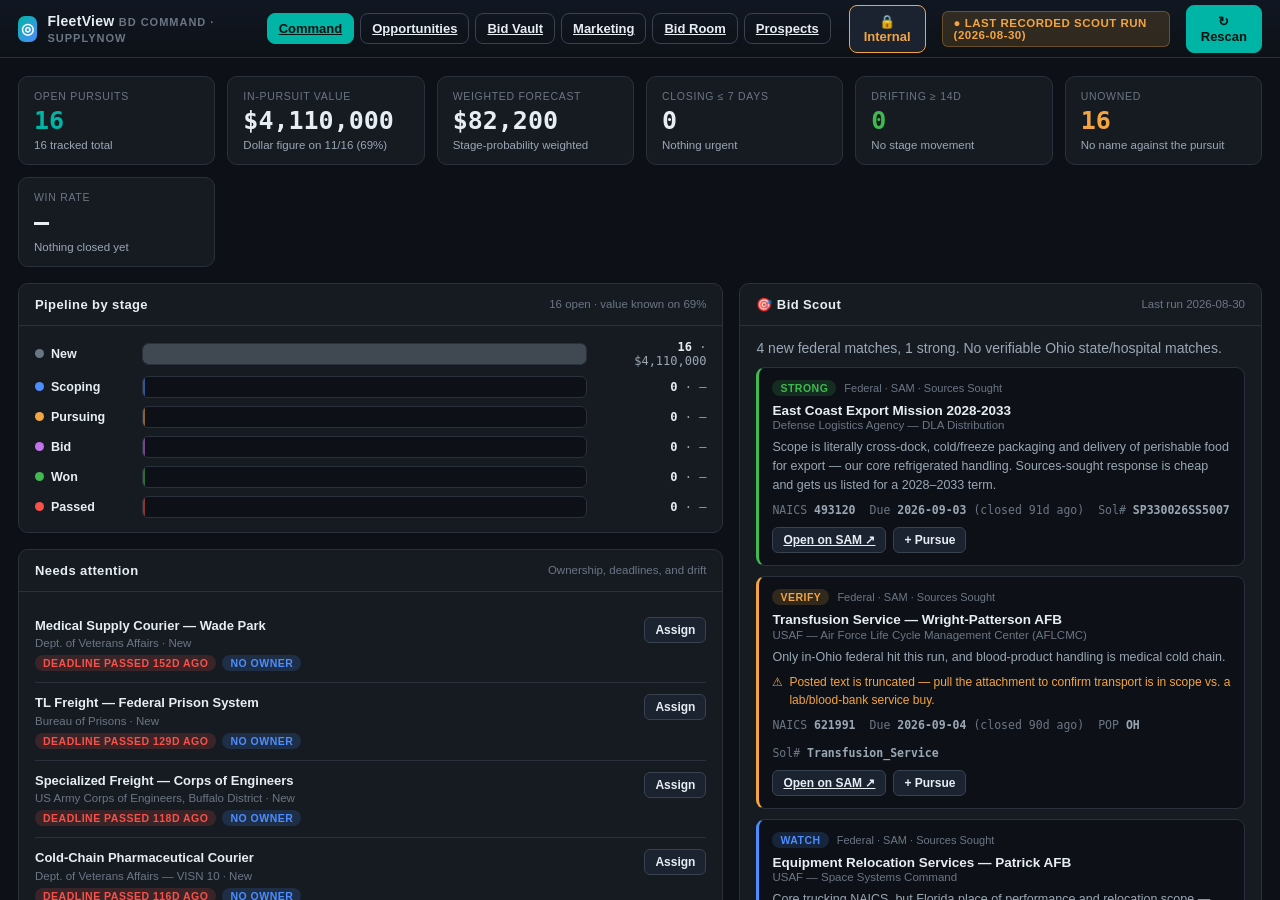
<file: index.html>
<!DOCTYPE html>
<html lang="en">
<head>
<meta charset="utf-8">
<meta name="viewport" content="width=device-width, initial-scale=1">
<title>FleetView — SupplyNow Bid Engine</title>
<meta http-equiv="refresh" content="0; url=dashboard.html">
<link rel="stylesheet" href="css/styles.css">
</head>
<body>
<div style="display:grid;place-items:center;height:100vh;text-align:center;font-family:-apple-system,BlinkMacSystemFont,'Segoe UI',Roboto,sans-serif">
  <div>
    <div style="font-size:26px;font-weight:700;color:#e6edf3">FleetView — Bid Engine</div>
    <div style="color:#9aa7b4;margin-top:8px">Loading BD Command…</div>
    <a href="dashboard.html" style="color:#00b4a6;margin-top:14px;display:inline-block">Open the dashboard →</a>
  </div>
</div>
</body>
</html>
</file>
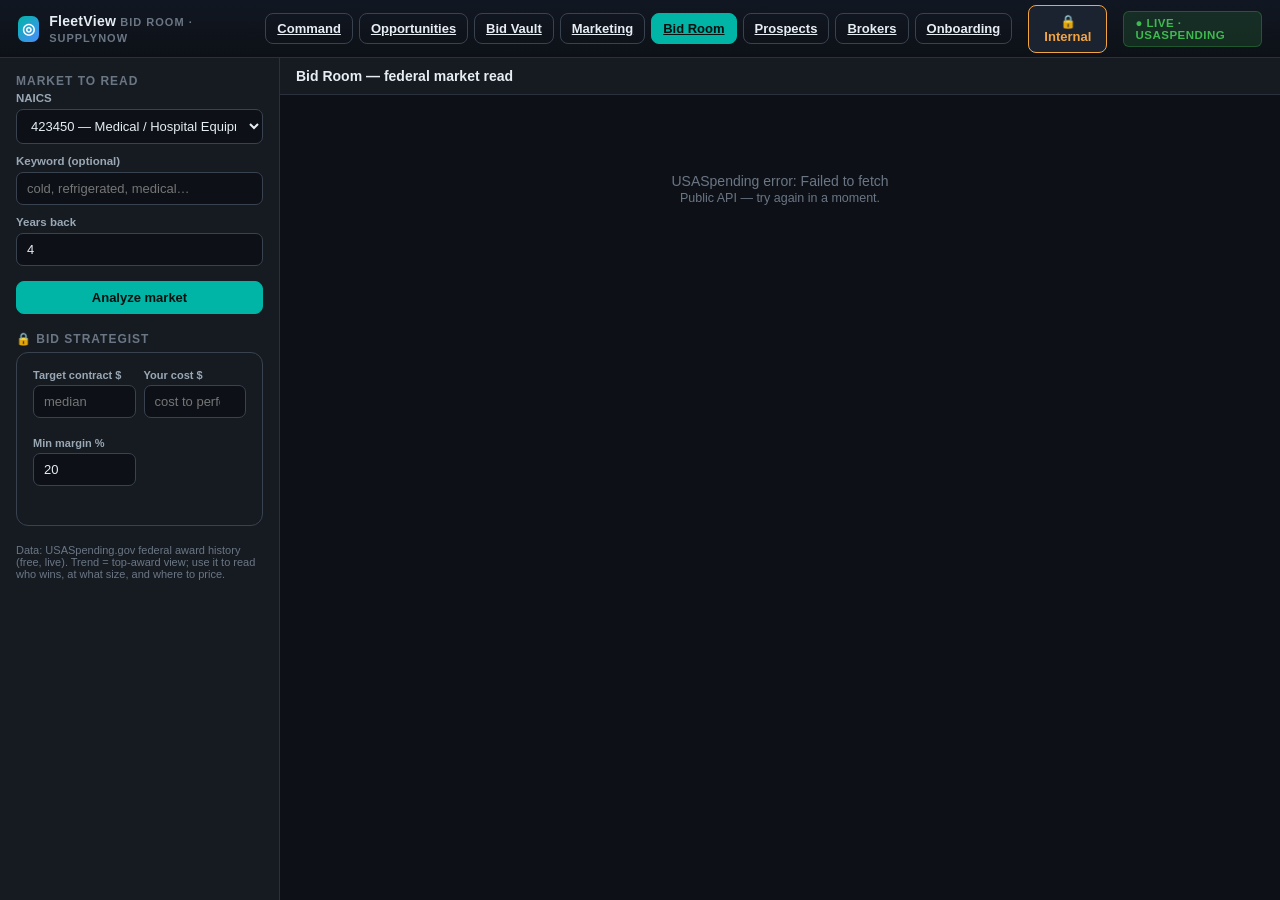
<file: bidroom.html>
<!DOCTYPE html>
<html lang="en">
<head>
<meta charset="utf-8">
<meta name="viewport" content="width=device-width, initial-scale=1">
<title>FleetView — Bid Room</title>
<link rel="stylesheet" href="css/styles.css">
<link rel="stylesheet" href="css/opps.css">
<style>
  .nav-links{display:flex;gap:6px;}
  .sec-head{font-size:15px;font-weight:700;margin:4px 0 12px;}
  .kpis{display:grid;grid-template-columns:repeat(5,1fr);gap:10px;margin-bottom:18px;}
  .kpi{background:var(--bg);border:1px solid var(--line);border-radius:10px;padding:12px 14px;}
  .kv-n{font-size:20px;font-weight:800;font-family:var(--mono);} .kv-l{font-size:11px;color:var(--txt-3);text-transform:uppercase;letter-spacing:.5px;margin-top:3px;}
  .two-col{display:grid;grid-template-columns:1fr 1.3fr;gap:22px;margin-bottom:18px;}
  .ybars{display:flex;align-items:flex-end;gap:8px;height:130px;padding:8px;background:var(--bg);border:1px solid var(--line);border-radius:10px;}
  .ybar{flex:1;display:flex;flex-direction:column;justify-content:flex-end;align-items:center;height:100%;}
  .yb-fill{width:70%;background:linear-gradient(180deg,var(--brand),var(--brand-2));border-radius:4px 4px 0 0;min-height:4px;}
  .yb-lab{font-size:10.5px;color:var(--txt-3);margin-top:5px;}
  .comp-list{display:flex;flex-direction:column;gap:7px;}
  .comp{display:grid;grid-template-columns:1fr;gap:3px;background:var(--bg);border:1px solid var(--line);border-radius:8px;padding:8px 10px;}
  .comp-n{font-size:12.5px;font-weight:600;white-space:nowrap;overflow:hidden;text-overflow:ellipsis;}
  .comp-bar{height:5px;background:var(--bg-3);border-radius:4px;overflow:hidden;} .comp-bar span{display:block;height:100%;background:var(--accent);}
  .comp-v{font-size:11px;color:var(--txt-3);font-family:var(--mono);}
  .award-list{display:flex;flex-direction:column;gap:6px;}
  .aw{display:flex;justify-content:space-between;gap:12px;align-items:flex-start;background:var(--bg);border:1px solid var(--line);border-radius:8px;padding:9px 11px;font-size:12.5px;}
  .aw .mono{font-family:var(--mono);color:var(--good);}
  #bid-panel{background:var(--bg-2);border:1px solid var(--line-2);border-radius:12px;padding:16px;margin-top:6px;position:sticky;top:12px;}
  #bid-inputs{display:grid;grid-template-columns:1fr 1fr;gap:8px;}
  #bid-inputs .field label{display:block;font-size:11px;color:var(--txt-2);margin-bottom:4px;font-weight:600;}
  #bid-inputs input{width:100%;padding:8px 10px;border-radius:7px;background:var(--bg);color:var(--txt);border:1px solid var(--line-2);font-size:13px;}
  @media(max-width:1100px){ .kpis{grid-template-columns:repeat(2,1fr);} .two-col{grid-template-columns:1fr;} }
</style>
</head>
<body>
<div class="app">
  <header>
    <div class="logo"><span class="mark">◎</span><div>FleetView <small>Bid Room · SupplyNow</small></div></div>
    <div class="spacer"></div>
    <div class="nav-links">
      <a class="btn ghost" href="dashboard.html">Command</a>
      <a class="btn ghost" href="opportunities.html">Opportunities</a>
      <a class="btn ghost" href="bidvault.html">Bid Vault</a>
      <a class="btn ghost" href="marketing.html">Marketing</a>
      <a class="btn ghost" href="bidroom.html" style="background:var(--brand);border-color:var(--brand);color:var(--brand-ink)">Bid Room</a>
      <a class="btn ghost" href="prospects.html">Prospects</a>
      <a class="btn ghost" href="brokers.html">Brokers</a>
      <a class="btn ghost" href="onboarding.html">Onboarding</a>
    </div>
    <span id="vm-host"></span>
    <span class="mode-badge live" id="mode-badge" style="background:rgba(63,185,80,.15);color:var(--good);border:1px solid rgba(63,185,80,.3)">● Live · USASpending</span>
  </header>

  <div class="grid">
    <aside class="filters">
      <div class="fgroup">
        <h3>Market to read</h3>
        <div class="field"><label>NAICS</label><select id="f-naics"></select></div>
        <div class="field"><label>Keyword (optional)</label><input id="f-keyword" placeholder="cold, refrigerated, medical…"></div>
        <div class="field"><label>Years back</label><input id="f-years" type="number" value="4"></div>
        <button class="btn primary" id="btn-search" style="width:100%;justify-content:center;margin-top:4px">Analyze market</button>
      </div>
      <div class="fgroup" style="margin-top:16px">
        <h3 class="internal-only">🔒 Bid Strategist</h3>
        <div id="bid-panel" class="internal-only">
          <div id="bid-inputs">
            <div class="field"><label>Target contract $</label><input id="b-target" type="number" placeholder="median"></div>
            <div class="field"><label>Your cost $</label><input id="b-cost" type="number" placeholder="cost to perform"></div>
            <div class="field"><label>Min margin %</label><input id="b-margin" type="number" value="20"></div>
          </div>
          <div id="bid-out" style="margin-top:12px"></div>
        </div>
        <div class="broker-only muted" style="font-size:12px">Bid strategy is internal-only.</div>
      </div>
      <div class="fgroup" style="margin-top:14px">
        <div class="muted" style="font-size:11px">Data: USASpending.gov federal award history (free, live). Trend = top-award view; use it to read who wins, at what size, and where to price.</div>
      </div>
    </aside>

    <section class="main">
      <div class="toolbar"><div class="count">Bid Room — federal market read</div></div>
      <div class="content"><div class="tablewrap" style="padding:18px"><div id="results"></div></div></div>
    </section>
  </div>
</div>
<div class="toast" id="toast"></div>
<script src="js/viewmode.js"></script>
<script src="js/bidroom-data.js"></script>
<script src="js/bidroom-app.js"></script>
</body>
</html>
</file>
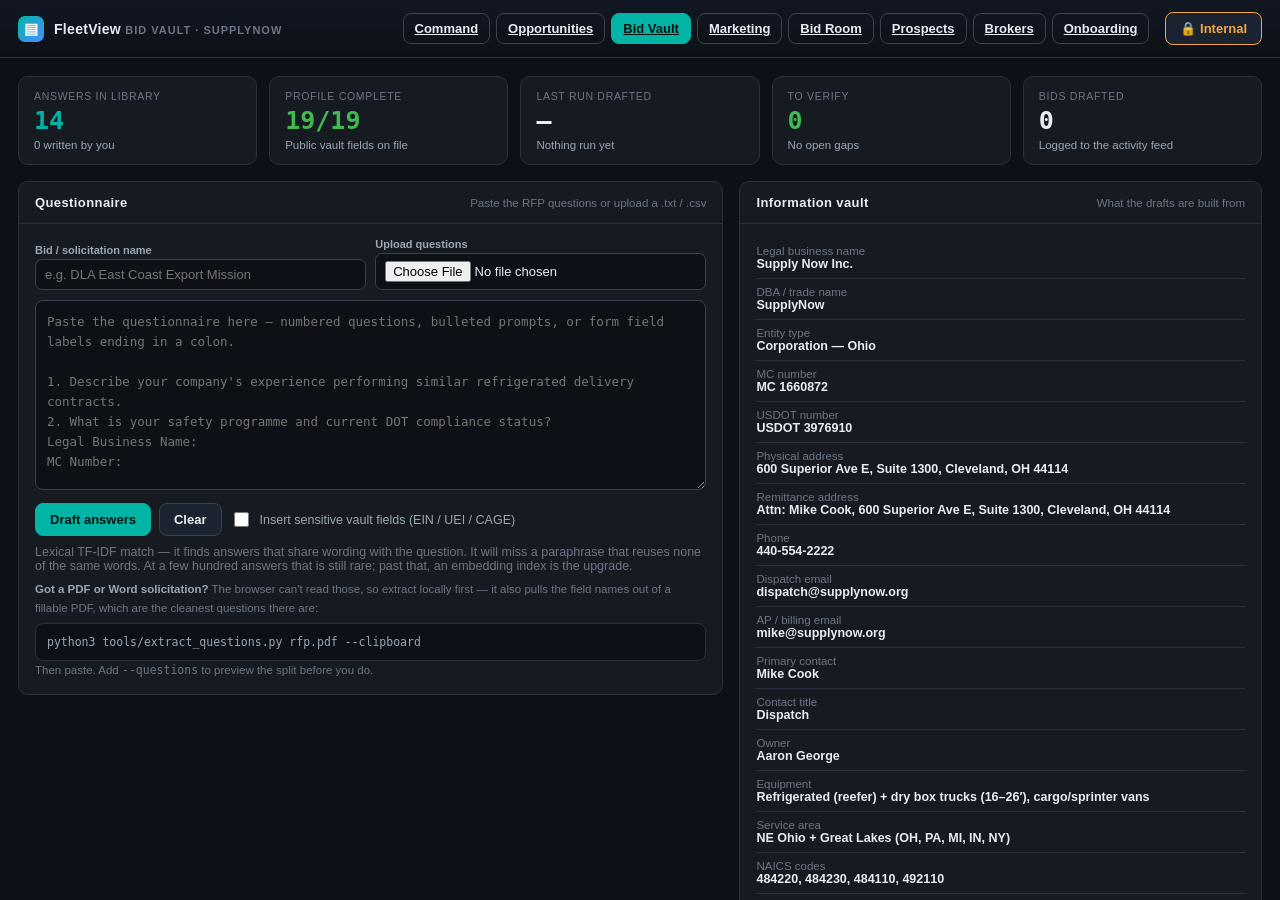
<file: bidvault.html>
<!DOCTYPE html>
<html lang="en">
<head>
<meta charset="utf-8">
<meta name="viewport" content="width=device-width, initial-scale=1">
<title>FleetView — Bid Vault</title>
<link rel="stylesheet" href="css/styles.css">
<link rel="stylesheet" href="css/opps.css">
<link rel="stylesheet" href="css/command.css">
<style>
  .c-in{width:100%;padding:7px 9px;border-radius:7px;background:var(--bg);color:var(--txt);border:1px solid var(--line-2);font-size:13px;}
  .c-in:focus{outline:none;border-color:var(--brand);}
  .paste{width:100%;min-height:190px;background:var(--bg);color:var(--txt);border:1px solid var(--line-2);
         border-radius:8px;padding:11px;font-family:var(--mono);font-size:12.5px;line-height:1.6;resize:vertical;}
  .qa{border:1px solid var(--line);border-left-width:3px;border-radius:9px;background:var(--bg);
      padding:13px 14px;margin-bottom:11px;}
  .qa.strong{border-left-color:var(--good);} .qa.verify{border-left-color:var(--warn);}
  .qa.watch{border-left-color:var(--accent);} .qa.intel{border-left-color:var(--bad);}
  .qa .qtop{display:flex;align-items:center;gap:8px;margin-bottom:7px;flex-wrap:wrap;}
  .qa .qnum{font-family:var(--mono);font-size:11px;color:var(--txt-3);}
  .qa .qtext{font-weight:700;font-size:13.5px;line-height:1.4;margin-bottom:9px;}
  .qa .ans{width:100%;min-height:96px;background:var(--bg-2);color:var(--txt);border:1px solid var(--line-2);
           border-radius:7px;padding:10px;font-family:inherit;font-size:12.5px;line-height:1.6;resize:vertical;}
  .qa .gaps{margin-top:8px;background:rgba(242,165,65,.08);border:1px solid rgba(242,165,65,.28);
            border-radius:7px;padding:9px 11px;font-size:12px;color:var(--warn);line-height:1.5;}
  .qa .gaps b{display:block;margin-bottom:3px;}
  .qa .gaps ul{margin:0;padding-left:16px;} .qa .gaps li{margin:2px 0;}
  .qa .qact{display:flex;gap:7px;margin-top:9px;flex-wrap:wrap;align-items:center;}
  .qa .alt{font-size:11.5px;color:var(--txt-3);}
  .qa select.altsel{padding:5px 8px;border-radius:6px;background:var(--bg-3);border:1px solid var(--line);color:var(--txt);font-size:12px;}
  .libitem{border:1px solid var(--line);border-radius:8px;padding:11px 12px;margin-bottom:9px;background:var(--bg);}
  .libitem .lt{font-weight:700;font-size:13px;}
  .libitem .lc{font-size:10.5px;text-transform:uppercase;letter-spacing:.6px;color:var(--txt-3);margin:3px 0 6px;}
  .libitem .lk{font-size:11.5px;color:var(--txt-3);line-height:1.5;}
  .vault-f{margin-bottom:8px;} .vault-f label{display:block;font-size:11px;color:var(--txt-2);margin-bottom:3px;font-weight:600;}
  .warnbox{background:rgba(248,81,73,.09);border:1px solid rgba(248,81,73,.3);border-radius:8px;
           padding:10px 12px;font-size:12px;color:var(--txt-2);line-height:1.55;}
</style>
</head>
<body>
<div class="app">
  <header>
    <div class="logo"><span class="mark">▤</span><div>FleetView <small>Bid Vault · SupplyNow</small></div></div>
    <div class="spacer"></div>
    <nav class="nav-tabs">
      <a class="btn ghost" href="dashboard.html">Command</a>
      <a class="btn ghost" href="opportunities.html">Opportunities</a>
      <a class="btn ghost" href="bidvault.html" style="background:var(--brand);border-color:var(--brand);color:var(--brand-ink)">Bid Vault</a>
      <a class="btn ghost" href="marketing.html">Marketing</a>
      <a class="btn ghost" href="bidroom.html">Bid Room</a>
      <a class="btn ghost" href="prospects.html">Prospects</a>
      <a class="btn ghost" href="brokers.html">Brokers</a>
      <a class="btn ghost" href="onboarding.html">Onboarding</a>
    </nav>
    <span id="vm-host"></span>
  </header>

  <div class="page">
    <div class="page-grid">
      <div class="kpis" id="vkpis"></div>

      <div class="cols">
        <div style="display:grid;gap:16px">

          <div class="card">
            <h2>Questionnaire <span class="hint">Paste the RFP questions or upload a .txt / .csv</span></h2>
            <div class="cbody">
              <div class="inline-form" style="margin-bottom:10px">
                <div class="vault-f" style="margin:0"><label>Bid / solicitation name</label>
                  <input id="v-bid" class="c-in" placeholder="e.g. DLA East Coast Export Mission"></div>
                <div class="vault-f" style="margin:0"><label>Upload questions</label>
                  <input id="v-file" class="c-in" type="file" accept=".txt,.csv,.md"></div>
              </div>
              <textarea id="v-paste" class="paste" placeholder="Paste the questionnaire here — numbered questions, bulleted prompts, or form field labels ending in a colon.

1. Describe your company's experience performing similar refrigerated delivery contracts.
2. What is your safety programme and current DOT compliance status?
Legal Business Name:
MC Number:"></textarea>
              <div style="display:flex;gap:8px;margin-top:10px;align-items:center;flex-wrap:wrap">
                <button class="btn primary" id="v-run">Draft answers</button>
                <button class="btn" id="v-clear">Clear</button>
                <label class="chkrow internal-only" style="margin:0"><input type="checkbox" id="v-reveal">
                  <span style="font-size:12.5px">Insert sensitive vault fields (EIN / UEI / CAGE)</span></label>
              </div>
              <div class="muted" style="margin-top:9px" id="v-note"></div>
              <div class="muted" style="margin-top:7px;font-size:11.5px;line-height:1.6">
                <b style="color:var(--txt-2)">Got a PDF or Word solicitation?</b>
                The browser can't read those, so extract locally first — it also pulls the
                field names out of a fillable PDF, which are the cleanest questions there are:
                <div class="codebox" style="margin-top:6px;padding:9px 11px">python3 tools/extract_questions.py rfp.pdf --clipboard</div>
                Then paste. Add <code>--questions</code> to preview the split before you do.
              </div>
            </div>
          </div>

          <div class="card" id="results-card" style="display:none">
            <h2>Drafted answers <span class="hint" id="v-summary"></span></h2>
            <div class="cbody">
              <div id="v-results"></div>
              <div style="display:flex;gap:8px;margin-top:6px;flex-wrap:wrap">
                <button class="btn primary" id="v-copyall">Copy all</button>
                <button class="btn" id="v-dltxt">Download .txt</button>
                <button class="btn" id="v-dlcsv">Download .csv</button>
              </div>
            </div>
          </div>

        </div>

        <div style="display:grid;gap:16px">

          <div class="card">
            <h2>Information vault <span class="hint">What the drafts are built from</span></h2>
            <div class="cbody">
              <div id="v-profile"></div>
              <div class="sec-title">Private — this device only</div>
              <div id="v-private"></div>
            </div>
          </div>

          <div class="card">
            <h2>Answer library <span class="hint" id="v-libcount"></span></h2>
            <div class="cbody">
              <div style="display:flex;gap:8px;margin-bottom:11px">
                <button class="btn" id="v-addans">+ Add answer</button>
              </div>
              <div id="v-library"></div>
            </div>
          </div>

          <div class="card internal-only">
            <h2>Vault activity <span class="hint">Bids drafted from the library</span></h2>
            <div class="cbody"><div id="v-log"></div></div>
          </div>

        </div>
      </div>
    </div>
  </div>
</div>
<div class="toast" id="toast"></div>

<script src="js/viewmode.js"></script>
<script src="js/pipeline-core.js"></script>
<script src="js/onboarding-data.js"></script>
<script src="js/bidvault-data.js"></script>
<script src="js/bidvault-app.js"></script>
</body>
</html>
</file>
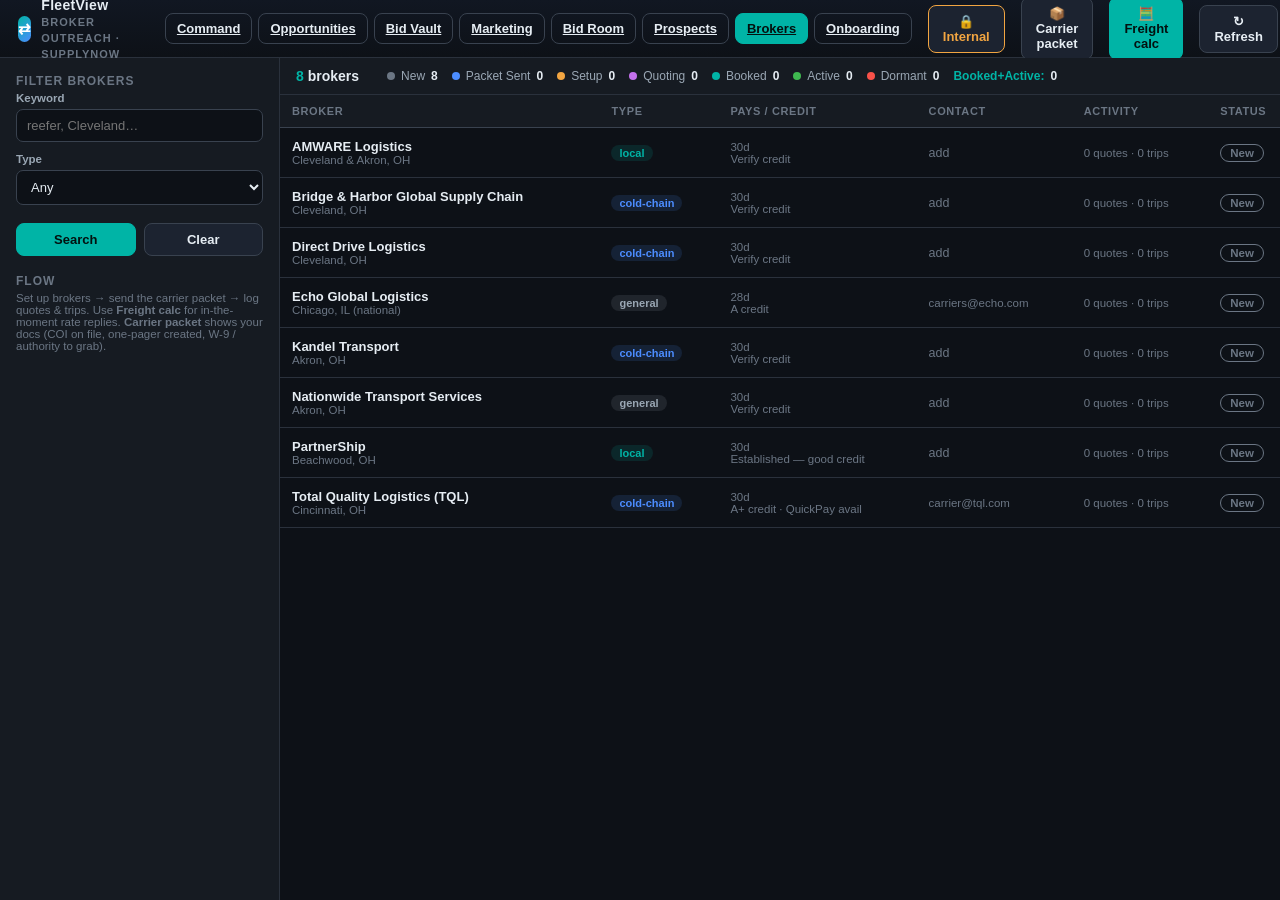
<file: brokers.html>
<!DOCTYPE html>
<html lang="en">
<head>
<meta charset="utf-8">
<meta name="viewport" content="width=device-width, initial-scale=1">
<title>FleetView — Broker Outreach</title>
<link rel="stylesheet" href="css/styles.css">
<link rel="stylesheet" href="css/opps.css">
<style>
  .mono-box { font-family:var(--mono); font-size:12.5px; background:var(--bg); border:1px solid var(--line-2); border-radius:7px; padding:8px 10px; color:var(--txt-2); }
  .c-in { width:100%; padding:7px 9px; margin-bottom:6px; border-radius:7px; background:var(--bg); color:var(--txt); border:1px solid var(--line-2); font-size:13px; }
  .c-in:focus{outline:none;border-color:var(--brand);}
  .chips{display:flex;flex-wrap:wrap;gap:6px;} .chip{font-size:11.5px;background:var(--bg-3);border:1px solid var(--line-2);color:var(--txt-2);padding:3px 9px;border-radius:20px;}
  .lbl-min{font-size:10.5px;text-transform:uppercase;letter-spacing:.6px;color:var(--txt-3);margin-bottom:5px;}
  .mini-add{padding:3px 9px;font-size:11px;margin-left:8px;}
  .log{display:flex;flex-direction:column;gap:5px;} .log-row{display:flex;justify-content:space-between;font-size:12.5px;background:var(--bg);border:1px solid var(--line);border-radius:7px;padding:7px 10px;} .log-row b{font-family:var(--mono);}
  /* slide-out panels */
  .side-panel{position:fixed;top:0;right:-460px;width:420px;max-width:94vw;height:100%;background:var(--panel);border-left:1px solid var(--line-2);box-shadow:var(--shadow);transition:right .22s ease;z-index:50;display:flex;flex-direction:column;}
  .side-panel.open{right:0;}
  .side-panel header{display:flex;align-items:center;padding:14px 16px;border-bottom:1px solid var(--line);background:var(--bg-2);}
  .side-panel header h2{margin:0;font-size:15px;} .side-panel .close{margin-left:auto;background:transparent;border:none;color:var(--txt-3);font-size:22px;cursor:pointer;}
  .side-panel .pbody{padding:16px;overflow-y:auto;flex:1;}
  .k-field{margin-bottom:10px;} .k-field label{display:block;font-size:11.5px;color:var(--txt-2);margin-bottom:4px;font-weight:600;}
  .k-field input,.k-field select{width:100%;padding:8px 10px;border-radius:7px;background:var(--bg);color:var(--txt);border:1px solid var(--line-2);font-size:13px;}
  .k-row2{display:grid;grid-template-columns:1fr 1fr;gap:8px;}
  .k-chk{display:flex;align-items:center;gap:8px;font-size:13px;color:var(--txt-2);margin:8px 0;} .k-chk input{width:15px;height:15px;accent-color:var(--brand);}
  #k-out{background:var(--bg);border:1px solid var(--line);border-radius:9px;padding:12px;margin:12px 0;}
  .k-row{display:flex;justify-content:space-between;padding:4px 0;font-size:13px;} .k-row b{font-family:var(--mono);}
  .k-row.total{border-top:1px solid var(--line-2);margin-top:5px;padding-top:8px;font-weight:800;font-size:16px;color:var(--brand);}
  /* packet */
  .pk-item{display:flex;gap:10px;padding:11px 0;border-bottom:1px solid var(--line);} .pk-dot{width:9px;height:9px;border-radius:50%;margin-top:5px;flex-shrink:0;}
  .pk-title{font-weight:600;font-size:13.5px;} .pk-badge{font-size:10.5px;text-transform:uppercase;letter-spacing:.5px;margin-left:6px;}
  .pk-note{font-size:12px;color:var(--txt-3);margin:3px 0 5px;} .pk-link{font-size:12px;color:var(--brand);}
  .nav-links{display:flex;gap:6px;}
</style>
</head>
<body>
<div class="app">
  <header>
    <div class="logo"><span class="mark">⇄</span><div>FleetView <small>Broker Outreach · SupplyNow</small></div></div>
    <div class="spacer"></div>
    <div class="nav-links">
      <a class="btn ghost" href="dashboard.html">Command</a>
      <a class="btn ghost" href="opportunities.html">Opportunities</a>
      <a class="btn ghost" href="bidvault.html">Bid Vault</a>
      <a class="btn ghost" href="marketing.html">Marketing</a>
      <a class="btn ghost" href="bidroom.html">Bid Room</a>
      <a class="btn ghost" href="prospects.html">Prospects</a>
      <a class="btn ghost" href="brokers.html" style="background:var(--brand);border-color:var(--brand);color:var(--brand-ink)">Brokers</a>
      <a class="btn ghost" href="onboarding.html">Onboarding</a>
    </div>
    <span id="vm-host"></span>
    <button class="btn" id="packet-open">📦 Carrier packet</button>
    <button class="btn primary" id="calc-open">🧮 Freight calc</button>
    <button class="btn" id="btn-refresh">↻</button>
  </header>

  <div class="grid">
    <aside class="filters" id="filters">
      <div class="fgroup">
        <h3>Filter brokers</h3>
        <div class="field"><label>Keyword</label><input id="f-keyword" placeholder="reefer, Cleveland…"></div>
        <div class="field"><label>Type</label>
          <select id="f-type"><option value="">Any</option>
            <option value="cold-chain">Cold-chain</option>
            <option value="local">Local / regional</option>
            <option value="general">General / national</option>
          </select></div>
      </div>
      <div class="filter-actions"><button class="btn primary" id="btn-search">Search</button><button class="btn" id="btn-clear">Clear</button></div>
      <div class="fgroup" style="margin-top:18px">
        <h3>Flow</h3>
        <div class="muted" style="font-size:11.5px">Set up brokers → send the carrier packet → log quotes & trips. Use <b>Freight calc</b> for in-the-moment rate replies. <b>Carrier packet</b> shows your docs (COI on file, one-pager created, W-9 / authority to grab).</div>
      </div>
    </aside>

    <section class="main">
      <div class="toolbar">
        <div class="count"><span id="count-num">0</span> brokers</div>
        <div class="pipe-strip" id="pipe-strip"></div>
      </div>
      <div class="content" id="content">
        <div class="tablewrap"><table>
          <thead><tr><th>Broker</th><th>Type</th><th class="internal-only">Pays / credit</th><th>Contact</th><th class="internal-only">Activity</th><th>Status</th></tr></thead>
          <tbody id="tbody"></tbody>
        </table></div>
        <div class="drawer" id="drawer">
          <header><div><div style="font-size:11px;letter-spacing:1px;color:var(--txt-3);text-transform:uppercase">Broker</div></div><button class="close" id="drawer-close">×</button></header>
          <div class="body" id="drawer-body"></div>
        </div>
      </div>
    </section>
  </div>
</div>

<!-- Freight calculator slide-out -->
<div class="side-panel" id="calc-panel">
  <header><h2>🧮 Freight calculator</h2><button class="close" id="calc-close">×</button></header>
  <div class="pbody">
    <div class="k-field"><label>Lane (for the quote text)</label><input id="k-lane" placeholder="Cleveland → Detroit"></div>
    <div class="k-row2">
      <div class="k-field"><label>Loaded miles</label><input id="k-miles" type="number" value="150"></div>
      <div class="k-field"><label>Deadhead mi</label><input id="k-dh" type="number" value="0"></div>
    </div>
    <div class="k-row2">
      <div class="k-field"><label>Equipment</label><select id="k-equip">
        <option value="V">Dry Van ($1.69)</option><option value="BOX">Box Truck ($1.90)</option>
        <option value="R" selected>Reefer ($2.35)</option><option value="F">Flatbed ($2.10)</option>
        <option value="HS">Hotshot ($2.60)</option><option value="CV">Cargo Van ($1.80)</option></select></div>
      <div class="k-field"><label>$/mile (override)</label><input id="k-rpm" type="number" step="0.01" placeholder="auto"></div>
    </div>
    <div class="k-chk"><input type="checkbox" id="k-fuel"><label for="k-fuel" style="margin:0">Add fuel surcharge</label></div>
    <div class="k-row2">
      <div class="k-field"><label>Fuel $/gal</label><input id="k-fpg" type="number" step="0.01" value="3.80"></div>
      <div class="k-field"><label>MPG</label><input id="k-mpg" type="number" value="10"></div>
    </div>
    <div class="k-field"><label>Accessorials $</label><input id="k-acc" type="number" value="0"></div>
    <div id="k-out"></div>

    <div class="internal-only">
      <div class="lbl-min" style="margin-top:6px">🔒 Internal cost (Dispatch model)</div>
      <div class="k-row2">
        <div class="k-field"><label>Routed hours</label><input id="k-lhrs" type="number" step="0.1" placeholder="auto"></div>
        <div class="k-field"><label>Labor $/hr</label><input id="k-lrate" type="number" step="0.01" value="21.50"></div>
      </div>
      <div class="k-row2">
        <div class="k-field"><label>Vehicle $/mi</label><input id="k-veh" type="number" step="0.01" value="0.16"></div>
        <div class="k-field"><label>Overhead $/run</label><input id="k-oh" type="number" value="100"></div>
      </div>
      <div id="k-cost"></div>
    </div>

    <div class="lbl-min">Quote reply (copy → paste to broker)</div>
    <textarea id="k-quote" class="notes-area" style="min-height:90px"></textarea>
    <button class="btn primary" id="k-copy" style="width:100%;justify-content:center;margin-top:8px">Copy quote reply</button>
  </div>
</div>

<!-- Carrier packet slide-out -->
<div class="side-panel" id="packet-panel">
  <header><h2>📦 Carrier packet</h2><button class="close" id="packet-close">×</button></header>
  <div class="pbody">
    <div class="muted" style="font-size:12px;margin-bottom:10px">What to send a new broker. Green = on file, teal = created here, amber = go get it.</div>
    <div id="packet-list"></div>
    <a class="btn primary" href="carrier-onepager.html" target="_blank" rel="noopener" style="width:100%;justify-content:center;margin-top:14px">Open capabilities one-pager →</a>
  </div>
</div>

<div class="toast" id="toast"></div>
<script src="js/viewmode.js"></script>
<script src="js/brokers-data.js"></script>
<script src="js/brokers-app.js"></script>
</body>
</html>
</file>
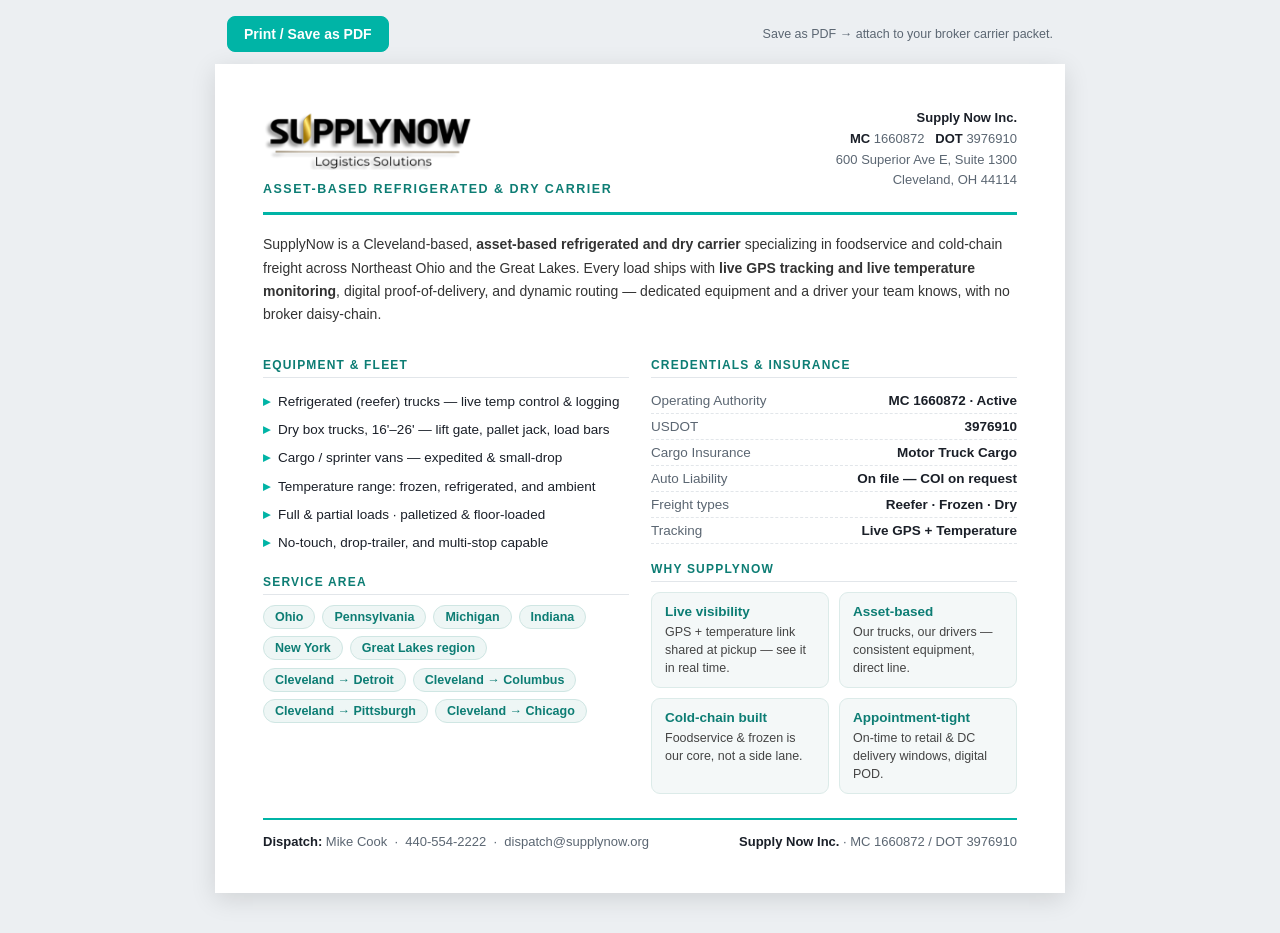
<file: carrier-onepager.html>
<!DOCTYPE html>
<html lang="en">
<head>
<meta charset="utf-8">
<meta name="viewport" content="width=device-width, initial-scale=1">
<title>SupplyNow — Carrier Capabilities</title>
<style>
  :root{ --brand:#00b4a6; --brand-2:#0d7d74; --ink:#1a1f28; --muted:#5b6672; --line:#e2e6ea; --accent:#4c8dff; }
  *{box-sizing:border-box;}
  body{margin:0;background:#eceff2;font-family:-apple-system,BlinkMacSystemFont,"Segoe UI",Roboto,Helvetica,Arial,sans-serif;color:var(--ink);}
  .toolbar{max-width:850px;margin:16px auto 0;display:flex;gap:8px;padding:0 12px;}
  .toolbar button{padding:9px 16px;border-radius:8px;border:1px solid var(--brand);background:var(--brand);color:#fff;font-weight:700;cursor:pointer;font-size:14px;}
  .toolbar .muted{margin-left:auto;color:var(--muted);font-size:12.5px;align-self:center;}
  .page{max-width:850px;margin:12px auto 40px;background:#fff;padding:44px 48px;box-shadow:0 6px 24px rgba(0,0,0,.12);}
  header.sheet{display:flex;align-items:flex-start;border-bottom:3px solid var(--brand);padding-bottom:16px;}
  .brand{display:flex;align-items:center;gap:12px;}
  .mark{width:44px;height:44px;border-radius:10px;background:linear-gradient(135deg,var(--brand),var(--accent));display:grid;place-items:center;color:#fff;font-size:24px;font-weight:800;}
  .brand h1{margin:0;font-size:26px;letter-spacing:.3px;} .brand .tag{color:var(--brand-2);font-weight:700;font-size:12.5px;text-transform:uppercase;letter-spacing:1.5px;}
  .reg{margin-left:auto;text-align:right;font-size:13px;color:var(--muted);line-height:1.6;}
  .reg b{color:var(--ink);}
  .lead{font-size:14px;line-height:1.65;color:#333;margin:18px 0 8px;}
  .grid{display:grid;grid-template-columns:1fr 1fr;gap:22px;margin-top:14px;}
  h2.s{font-size:12px;text-transform:uppercase;letter-spacing:1.2px;color:var(--brand-2);border-bottom:1px solid var(--line);padding-bottom:5px;margin:18px 0 10px;}
  ul.spec{list-style:none;padding:0;margin:0;font-size:13.5px;line-height:1.5;}
  ul.spec li{padding:4px 0;display:flex;gap:8px;} ul.spec li::before{content:"▸";color:var(--brand);font-weight:800;}
  .kv{display:flex;justify-content:space-between;font-size:13.5px;padding:5px 0;border-bottom:1px dashed var(--line);}
  .kv span{color:var(--muted);} .kv b{color:var(--ink);}
  .why{display:grid;grid-template-columns:1fr 1fr;gap:10px;margin-top:6px;}
  .why .card{background:#f4f8f8;border:1px solid #dcebe9;border-radius:9px;padding:11px 13px;}
  .why .card b{color:var(--brand-2);display:block;margin-bottom:3px;font-size:13.5px;} .why .card span{font-size:12.5px;color:#444;}
  .lanes{display:flex;flex-wrap:wrap;gap:7px;margin-top:6px;}
  .lane{background:#eef6f5;border:1px solid #cfe6e3;color:var(--brand-2);font-size:12.5px;font-weight:600;padding:4px 11px;border-radius:20px;}
  footer.sheet{margin-top:24px;border-top:2px solid var(--brand);padding-top:14px;display:flex;justify-content:space-between;font-size:13px;color:var(--muted);flex-wrap:wrap;gap:8px;}
  footer.sheet b{color:var(--ink);}
  @media print{ body{background:#fff;} .toolbar{display:none;} .page{box-shadow:none;margin:0;max-width:100%;padding:24px 28px;} @page{margin:0.5in;} }
</style>
</head>
<body>
<div class="toolbar">
  <button onclick="window.print()">Print / Save as PDF</button>
  <span class="muted">Save as PDF → attach to your broker carrier packet.</span>
</div>

<div class="page">
  <header class="sheet">
    <div class="brand" style="flex-direction:column;align-items:flex-start;gap:6px;">
      <img src="assets/supplynow-lockup.png" alt="SupplyNow" style="width:210px;height:auto;display:block;">
      <div class="tag">Asset-Based Refrigerated &amp; Dry Carrier</div>
    </div>
    <div class="reg">
      <b>Supply Now Inc.</b><br>
      <b>MC</b> 1660872 &nbsp; <b>DOT</b> 3976910<br>
      600 Superior Ave E, Suite 1300<br>Cleveland, OH 44114
    </div>
  </header>

  <p class="lead">
    SupplyNow is a Cleveland-based, <b>asset-based refrigerated and dry carrier</b> specializing in
    foodservice and cold-chain freight across Northeast Ohio and the Great Lakes. Every load ships with
    <b>live GPS tracking and live temperature monitoring</b>, digital proof-of-delivery, and dynamic routing —
    dedicated equipment and a driver your team knows, with no broker daisy-chain.
  </p>

  <div class="grid">
    <div>
      <h2 class="s">Equipment &amp; Fleet</h2>
      <ul class="spec">
        <li>Refrigerated (reefer) trucks — live temp control &amp; logging</li>
        <li>Dry box trucks, 16'–26' — lift gate, pallet jack, load bars</li>
        <li>Cargo / sprinter vans — expedited &amp; small-drop</li>
        <li>Temperature range: frozen, refrigerated, and ambient</li>
        <li>Full &amp; partial loads · palletized &amp; floor-loaded</li>
        <li>No-touch, drop-trailer, and multi-stop capable</li>
      </ul>
      <h2 class="s">Service Area</h2>
      <div class="lanes">
        <span class="lane">Ohio</span><span class="lane">Pennsylvania</span><span class="lane">Michigan</span>
        <span class="lane">Indiana</span><span class="lane">New York</span><span class="lane">Great Lakes region</span>
      </div>
      <div class="lanes" style="margin-top:8px">
        <span class="lane">Cleveland → Detroit</span><span class="lane">Cleveland → Columbus</span>
        <span class="lane">Cleveland → Pittsburgh</span><span class="lane">Cleveland → Chicago</span>
      </div>
    </div>

    <div>
      <h2 class="s">Credentials &amp; Insurance</h2>
      <div class="kv"><span>Operating Authority</span><b>MC 1660872 · Active</b></div>
      <div class="kv"><span>USDOT</span><b>3976910</b></div>
      <div class="kv"><span>Cargo Insurance</span><b>Motor Truck Cargo</b></div>
      <div class="kv"><span>Auto Liability</span><b>On file — COI on request</b></div>
      <div class="kv"><span>Freight types</span><b>Reefer · Frozen · Dry</b></div>
      <div class="kv"><span>Tracking</span><b>Live GPS + Temperature</b></div>
      <h2 class="s">Why SupplyNow</h2>
      <div class="why">
        <div class="card"><b>Live visibility</b><span>GPS + temperature link shared at pickup — see it in real time.</span></div>
        <div class="card"><b>Asset-based</b><span>Our trucks, our drivers — consistent equipment, direct line.</span></div>
        <div class="card"><b>Cold-chain built</b><span>Foodservice &amp; frozen is our core, not a side lane.</span></div>
        <div class="card"><b>Appointment-tight</b><span>On-time to retail &amp; DC delivery windows, digital POD.</span></div>
      </div>
    </div>
  </div>

  <footer class="sheet">
    <div><b>Dispatch:</b> Mike Cook &nbsp;·&nbsp; 440-554-2222 &nbsp;·&nbsp; dispatch@supplynow.org</div>
    <div><b>Supply Now Inc.</b> · MC 1660872 / DOT 3976910</div>
  </footer>
</div>
</body>
</html>
</file>
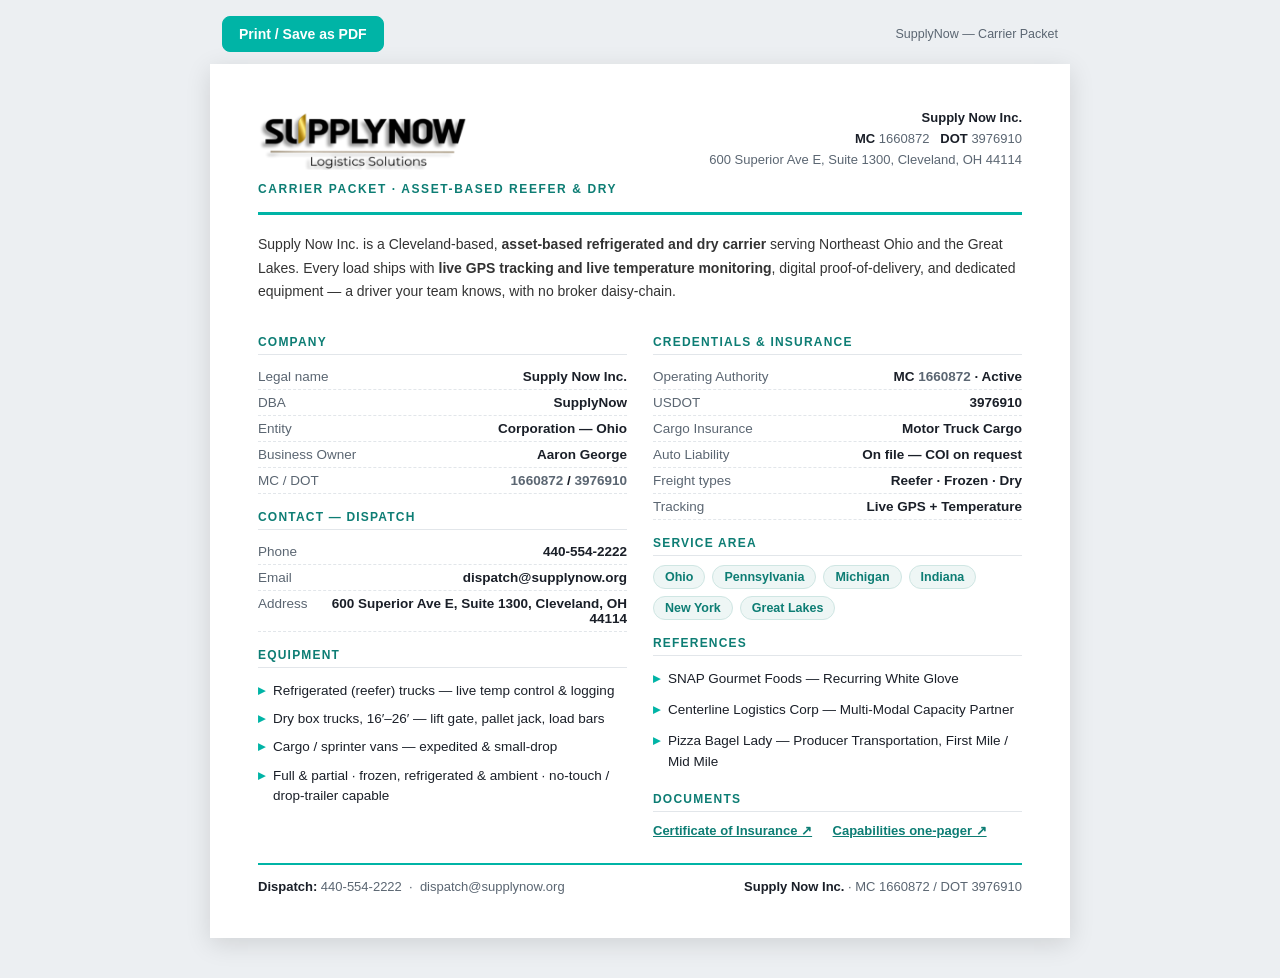
<file: carrier-packet.html>
<!DOCTYPE html>
<html lang="en">
<head>
<meta charset="utf-8">
<meta name="viewport" content="width=device-width, initial-scale=1">
<title>SupplyNow — Carrier Packet</title>
<style>
  :root{ --brand:#00b4a6; --brand-2:#0d7d74; --ink:#1a1f28; --muted:#5b6672; --line:#e2e6ea; --accent:#4c8dff; }
  *{box-sizing:border-box;}
  body{margin:0;background:#eceff2;font-family:-apple-system,BlinkMacSystemFont,"Segoe UI",Roboto,Helvetica,Arial,sans-serif;color:var(--ink);}
  .toolbar{max-width:860px;margin:16px auto 0;display:flex;gap:8px;padding:0 12px;align-items:center;}
  .toolbar button{padding:9px 16px;border-radius:8px;border:1px solid var(--brand);background:var(--brand);color:#fff;font-weight:700;cursor:pointer;font-size:14px;}
  .toolbar .muted{margin-left:auto;color:var(--muted);font-size:12.5px;}
  .page{max-width:860px;margin:12px auto 40px;background:#fff;padding:44px 48px;box-shadow:0 6px 24px rgba(0,0,0,.12);}
  header.sheet{display:flex;align-items:flex-start;border-bottom:3px solid var(--brand);padding-bottom:16px;}
  .brand{display:flex;align-items:center;gap:12px;}
  .mark{width:46px;height:46px;border-radius:11px;background:linear-gradient(135deg,var(--brand),var(--accent));display:grid;place-items:center;color:#fff;font-size:24px;font-weight:800;}
  .brand h1{margin:0;font-size:27px;letter-spacing:.3px;}
  .brand .tag{color:var(--brand-2);font-weight:700;font-size:12px;text-transform:uppercase;letter-spacing:1.6px;}
  .reg{margin-left:auto;text-align:right;font-size:13px;color:var(--muted);line-height:1.6;}
  .reg b{color:var(--ink);}
  .lead{font-size:14px;line-height:1.65;color:#333;margin:18px 0 6px;}
  .grid{display:grid;grid-template-columns:1fr 1fr;gap:26px;margin-top:16px;}
  h2.s{font-size:12px;text-transform:uppercase;letter-spacing:1.2px;color:var(--brand-2);border-bottom:1px solid var(--line);padding-bottom:5px;margin:16px 0 9px;}
  .kv{display:flex;justify-content:space-between;gap:12px;font-size:13.5px;padding:5px 0;border-bottom:1px dashed var(--line);}
  .kv span{color:var(--muted);} .kv b{color:var(--ink);text-align:right;}
  ul.spec{list-style:none;padding:0;margin:0;font-size:13.5px;line-height:1.5;}
  ul.spec li{padding:4px 0;display:flex;gap:8px;} ul.spec li::before{content:"▸";color:var(--brand);font-weight:800;}
  .lanes{display:flex;flex-wrap:wrap;gap:7px;margin-top:4px;}
  .lane{background:#eef6f5;border:1px solid #cfe6e3;color:var(--brand-2);font-size:12.5px;font-weight:600;padding:4px 11px;border-radius:20px;}
  .refs li{margin:3px 0;}
  .docs a{display:inline-block;color:var(--brand-2);font-weight:600;font-size:13px;margin-right:16px;}
  footer.sheet{margin-top:24px;border-top:2px solid var(--brand);padding-top:14px;display:flex;justify-content:space-between;gap:8px;flex-wrap:wrap;font-size:13px;color:var(--muted);}
  footer.sheet b{color:var(--ink);}
  @media print{ body{background:#fff;} .toolbar{display:none;} .page{box-shadow:none;margin:0;max-width:100%;padding:22px 26px;} @page{margin:0.5in;} }
  @media(max-width:720px){ .grid{grid-template-columns:1fr;} .page{padding:26px 22px;} }
</style>
</head>
<body>
<div class="toolbar">
  <button onclick="window.print()">Print / Save as PDF</button>
  <span class="muted">SupplyNow — Carrier Packet</span>
</div>

<div class="page">
  <header class="sheet">
    <div class="brand" style="flex-direction:column;align-items:flex-start;gap:6px;">
      <img src="assets/supplynow-lockup.png" alt="SupplyNow" style="width:210px;height:auto;display:block;">
      <div class="tag">Carrier Packet · Asset-Based Reefer &amp; Dry</div>
    </div>
    <div class="reg">
      <b id="legal">Supply Now Inc.</b><br>
      <b>MC</b> <span id="mc"></span> &nbsp; <b>DOT</b> <span id="dot"></span><br>
      <span id="physical"></span>
    </div>
  </header>

  <p class="lead">
    Supply Now Inc. is a Cleveland-based, <b>asset-based refrigerated and dry carrier</b> serving
    Northeast Ohio and the Great Lakes. Every load ships with <b>live GPS tracking and live temperature
    monitoring</b>, digital proof-of-delivery, and dedicated equipment — a driver your team knows,
    with no broker daisy-chain.
  </p>

  <div class="grid">
    <div>
      <h2 class="s">Company</h2>
      <div class="kv"><span>Legal name</span><b id="legal2"></b></div>
      <div class="kv"><span>DBA</span><b id="dba"></b></div>
      <div class="kv"><span>Entity</span><b id="entity"></b></div>
      <div class="kv"><span>Business Owner</span><b id="owner"></b></div>
      <div class="kv"><span>MC / DOT</span><b><span id="mc2"></span> / <span id="dot2"></span></b></div>

      <h2 class="s">Contact — Dispatch</h2>
      <div class="kv"><span>Phone</span><b id="phone"></b></div>
      <div class="kv"><span>Email</span><b id="email"></b></div>
      <div class="kv"><span>Address</span><b id="physical2"></b></div>

      <h2 class="s">Equipment</h2>
      <ul class="spec">
        <li>Refrigerated (reefer) trucks — live temp control &amp; logging</li>
        <li>Dry box trucks, 16′–26′ — lift gate, pallet jack, load bars</li>
        <li>Cargo / sprinter vans — expedited &amp; small-drop</li>
        <li>Full &amp; partial · frozen, refrigerated &amp; ambient · no-touch / drop-trailer capable</li>
      </ul>
    </div>

    <div>
      <h2 class="s">Credentials &amp; Insurance</h2>
      <div class="kv"><span>Operating Authority</span><b>MC <span id="mc3"></span> · Active</b></div>
      <div class="kv"><span>USDOT</span><b id="dot3"></b></div>
      <div class="kv"><span>Cargo Insurance</span><b id="cargo"></b></div>
      <div class="kv"><span>Auto Liability</span><b>On file — COI on request</b></div>
      <div class="kv"><span>Freight types</span><b>Reefer · Frozen · Dry</b></div>
      <div class="kv"><span>Tracking</span><b>Live GPS + Temperature</b></div>

      <h2 class="s">Service Area</h2>
      <div class="lanes">
        <span class="lane">Ohio</span><span class="lane">Pennsylvania</span><span class="lane">Michigan</span>
        <span class="lane">Indiana</span><span class="lane">New York</span><span class="lane">Great Lakes</span>
      </div>

      <h2 class="s">References</h2>
      <ul class="spec refs" id="refs"></ul>

      <h2 class="s">Documents</h2>
      <div class="docs">
        <a id="coi" target="_blank" rel="noopener">Certificate of Insurance ↗</a>
        <a id="onepager" target="_blank" rel="noopener">Capabilities one-pager ↗</a>
      </div>
    </div>
  </div>

  <footer class="sheet">
    <div><b>Dispatch:</b> <span id="phoneF"></span> &nbsp;·&nbsp; <span id="emailF"></span></div>
    <div><b>Supply Now Inc.</b> · MC <span id="mcF"></span> / DOT <span id="dotF"></span></div>
  </footer>
</div>

<script src="js/onboarding-data.js"></script>
<script>
  var p = SN_PROFILE;
  var mc = p.mc.replace(/^MC\s*/,''), dot = p.dot.replace(/^USDOT\s*/,'');
  var set = function(id,v){ var el=document.getElementById(id); if(el) el.textContent=v; };
  set('legal',p.legalName); set('legal2',p.legalName); set('dba',p.dba); set('entity',p.entity);
  set('owner',p.ownerName); set('mc',mc); set('mc2',mc); set('mc3',mc); set('mcF',mc);
  set('dot',dot); set('dot2',dot); set('dot3',dot); set('dotF',dot);
  set('physical',p.physical); set('physical2',p.physical);
  set('phone',p.phone); set('phoneF',p.phone); set('email',p.dispatchEmail); set('emailF',p.dispatchEmail);
  set('cargo',p.insCargo);
  document.getElementById('coi').href = p.coiDoc;
  document.getElementById('onepager').href = p.onePager;
  document.getElementById('refs').innerHTML = p.references.map(function(r){ return '<li>'+r+'</li>'; }).join('');
</script>
</body>
</html>
</file>
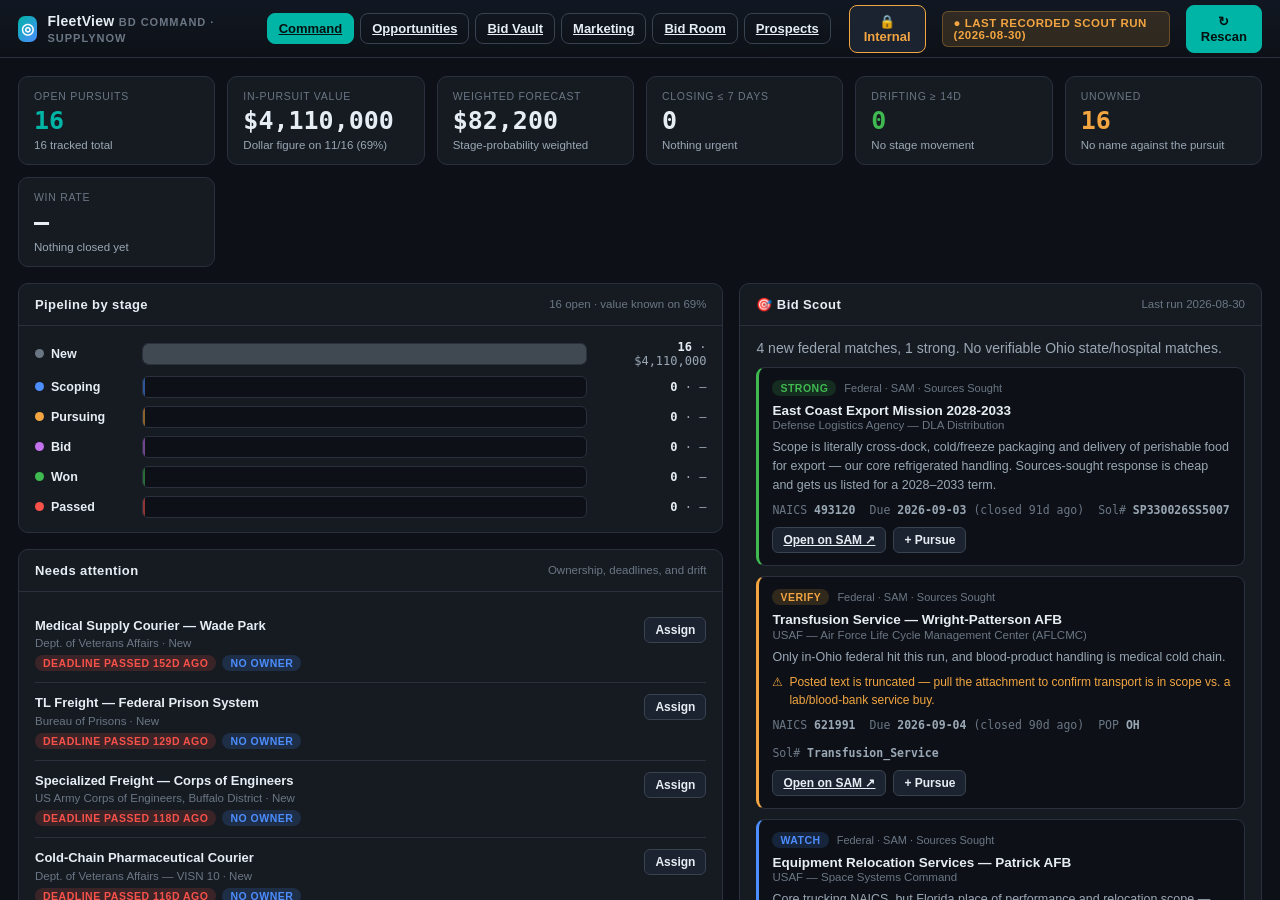
<file: dashboard.html>
<!DOCTYPE html>
<html lang="en">
<head>
<meta charset="utf-8">
<meta name="viewport" content="width=device-width, initial-scale=1">
<title>FleetView — BD Command</title>
<link rel="stylesheet" href="css/styles.css">
<link rel="stylesheet" href="css/opps.css">
<link rel="stylesheet" href="css/command.css">
</head>
<body>
<div class="app">
  <header>
    <div class="logo"><span class="mark">◎</span>
      <div>FleetView <small>BD Command · SupplyNow</small></div></div>
    <div class="spacer"></div>
    <nav class="nav-tabs">
      <a class="btn ghost" href="dashboard.html" style="background:var(--brand);border-color:var(--brand);color:var(--brand-ink)">Command</a>
      <a class="btn ghost" href="opportunities.html">Opportunities</a>
      <a class="btn ghost" href="bidvault.html">Bid Vault</a>
      <a class="btn ghost" href="marketing.html">Marketing</a>
      <a class="btn ghost" href="bidroom.html">Bid Room</a>
      <a class="btn ghost" href="prospects.html">Prospects</a>
      <a class="btn ghost" href="brokers.html">Brokers</a>
      <a class="btn ghost" href="onboarding.html">Onboarding</a>
    </nav>
    <span id="vm-host"></span>
    <span class="mode-badge mock" id="mode-badge">● Sample data</span>
    <button class="btn primary" id="btn-refresh">↻ Rescan</button>
  </header>

  <div class="page">
    <div class="page-grid">

      <div class="kpis" id="kpis"></div>

      <div class="cols">
        <div style="display:grid;gap:16px">

          <div class="card">
            <h2>Pipeline by stage <span class="hint" id="funnel-hint"></span></h2>
            <div class="cbody"><div class="funnel" id="funnel"></div></div>
          </div>

          <div class="card">
            <h2>Needs attention <span class="hint">Ownership, deadlines, and drift</span></h2>
            <div class="cbody" id="attention"></div>
          </div>

          <div class="card internal-only">
            <h2>Activity log <span class="hint">Append-only — every stage move is stamped</span></h2>
            <div class="cbody"><div class="act" id="activity"></div></div>
          </div>

        </div>

        <div style="display:grid;gap:16px">

          <div class="card">
            <h2>🎯 Bid Scout <span class="hint" id="scout-hint"></span></h2>
            <div class="cbody" id="scout"></div>
          </div>

          <div class="card">
            <h2>Source health <span class="hint">What each feed actually returned</span></h2>
            <div class="cbody"><div class="health" id="health"></div></div>
          </div>

          <div class="card">
            <h2>Marketing attribution <span class="hint">Computed from tagged pursuits</span></h2>
            <div class="cbody" id="mktg"></div>
          </div>

        </div>
      </div>

    </div>
  </div>
</div>
<div class="toast" id="toast"></div>

<script src="js/viewmode.js"></script>
<script src="js/pipeline-core.js"></script>
<script src="js/opps-data.js"></script>
<script src="js/scout-data.js"></script>
<script src="js/marketing-data.js"></script>
<script src="js/dashboard-app.js"></script>
</body>
</html>
</file>
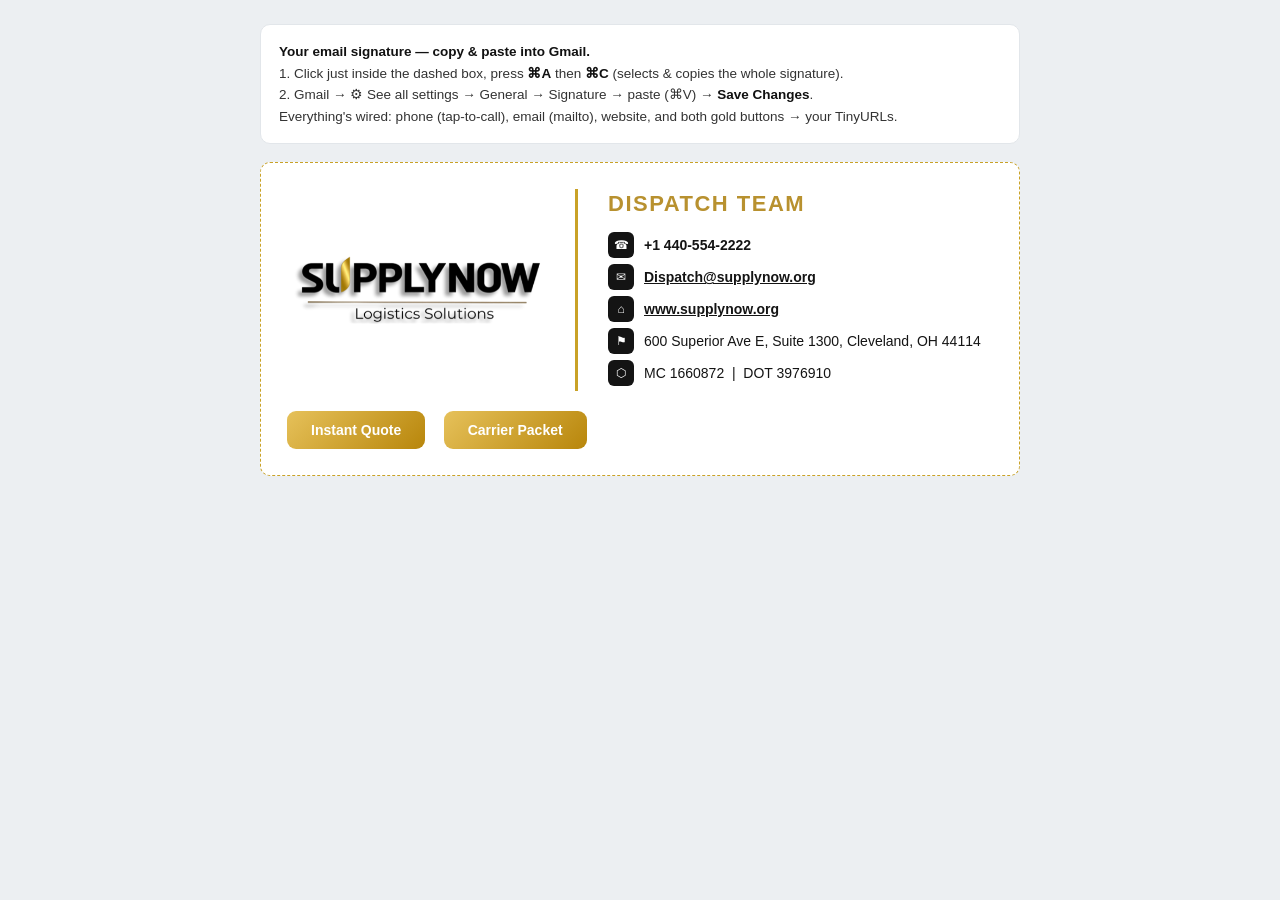
<file: email-signature.html>
<!DOCTYPE html>
<html lang="en">
<head>
<meta charset="utf-8">
<meta name="viewport" content="width=device-width, initial-scale=1">
<title>SupplyNow — Email Signature</title>
<style>
  body{margin:0;background:#eceff2;font-family:-apple-system,BlinkMacSystemFont,"Segoe UI",Roboto,Arial,sans-serif;padding:24px;}
  .wrap{max-width:760px;margin:0 auto;}
  .note{background:#fff;border:1px solid #e2e6ea;border-radius:10px;padding:16px 18px;margin-bottom:18px;color:#333;font-size:13.5px;line-height:1.6;}
  .note b{color:#111;} .note code{background:#f2f4f6;padding:1px 6px;border-radius:5px;font-size:12px;}
  .sigbox{background:#fff;border:1px dashed #c9a227;border-radius:10px;padding:26px;}
</style>
</head>
<body>
<div class="wrap">
  <div class="note">
    <b>Your email signature — copy &amp; paste into Gmail.</b><br>
    1. Click just inside the dashed box, press <b>⌘A</b> then <b>⌘C</b> (selects &amp; copies the whole signature).<br>
    2. Gmail → ⚙ See all settings → General → Signature → paste (⌘V) → <b>Save Changes</b>.<br>
    Everything's wired: phone (tap-to-call), email (mailto), website, and both gold buttons → your TinyURLs.
  </div>

  <div class="sigbox">
    <!-- ===================== COPY FROM HERE ===================== -->
    <table cellpadding="0" cellspacing="0" border="0" style="border-collapse:collapse;font-family:Arial,Helvetica,sans-serif;color:#141414;background:#ffffff;">
      <tr>
        <!-- LOGO / wordmark -->
        <td style="vertical-align:middle;padding:6px 32px 6px 6px;border-right:3px solid #c9a227;">
          <img src="https://mike554061.github.io/freight-dashboard/assets/supplynow-lockup.png" width="250" alt="SupplyNow — Logistics Solutions" style="display:block;border:0;outline:none;text-decoration:none;">
        </td>
        <!-- CONTACT -->
        <td style="vertical-align:top;padding:2px 4px 2px 30px;">
          <div style="font-size:22px;font-weight:800;color:#b8912f;letter-spacing:1.5px;margin-bottom:12px;">DISPATCH TEAM</div>
          <table cellpadding="0" cellspacing="0" border="0" style="font-size:14px;color:#141414;">
            <tr>
              <td style="padding:3px 10px 3px 0;"><table cellpadding="0" cellspacing="0" border="0"><tr><td width="26" height="26" align="center" valign="middle" style="background:#141414;border-radius:6px;color:#ffffff;font-size:12px;">&#9742;&#xFE0E;</td></tr></table></td>
              <td style="padding:3px 0;"><a href="tel:+14405542222" style="color:#141414;text-decoration:none;font-weight:600;">+1 440-554-2222</a></td>
            </tr>
            <tr>
              <td style="padding:3px 10px 3px 0;"><table cellpadding="0" cellspacing="0" border="0"><tr><td width="26" height="26" align="center" valign="middle" style="background:#141414;border-radius:6px;color:#ffffff;font-size:12px;">&#9993;&#xFE0E;</td></tr></table></td>
              <td style="padding:3px 0;"><a href="mailto:Dispatch@supplynow.org" style="color:#141414;text-decoration:underline;font-weight:600;">Dispatch@supplynow.org</a></td>
            </tr>
            <tr>
              <td style="padding:3px 10px 3px 0;"><table cellpadding="0" cellspacing="0" border="0"><tr><td width="26" height="26" align="center" valign="middle" style="background:#141414;border-radius:6px;color:#ffffff;font-size:12px;">&#8962;</td></tr></table></td>
              <td style="padding:3px 0;"><a href="https://www.supplynow.org" style="color:#141414;text-decoration:underline;font-weight:600;">www.supplynow.org</a></td>
            </tr>
            <tr>
              <td style="padding:3px 10px 3px 0;"><table cellpadding="0" cellspacing="0" border="0"><tr><td width="26" height="26" align="center" valign="middle" style="background:#141414;border-radius:6px;color:#ffffff;font-size:12px;">&#9873;&#xFE0E;</td></tr></table></td>
              <td style="padding:3px 0;color:#141414;">600 Superior Ave E, Suite 1300, Cleveland, OH 44114</td>
            </tr>
            <tr>
              <td style="padding:3px 10px 3px 0;"><table cellpadding="0" cellspacing="0" border="0"><tr><td width="26" height="26" align="center" valign="middle" style="background:#141414;border-radius:6px;color:#ffffff;font-size:12px;">&#11041;</td></tr></table></td>
              <td style="padding:3px 0;color:#141414;">MC 1660872 &nbsp;|&nbsp; DOT 3976910</td>
            </tr>
          </table>
        </td>
      </tr>
      <!-- BUTTONS -->
      <tr>
        <td colspan="2" style="padding-top:20px;">
          <a href="https://tinyurl.com/SNInstant-Quote" style="display:inline-block;background:#c9a227;background:linear-gradient(135deg,#e6c15a,#b8860b);color:#ffffff;font-weight:700;font-size:14px;text-decoration:none;padding:11px 24px;border-radius:9px;margin-right:14px;">Instant Quote</a>
          <a href="https://tinyurl.com/SupplyNow-Carrier-Packet" style="display:inline-block;background:#c9a227;background:linear-gradient(135deg,#e6c15a,#b8860b);color:#ffffff;font-weight:700;font-size:14px;text-decoration:none;padding:11px 24px;border-radius:9px;">Carrier Packet</a>
        </td>
      </tr>
    </table>
    <!-- ===================== COPY TO HERE ===================== -->
  </div>
</div>
</body>
</html>
</file>
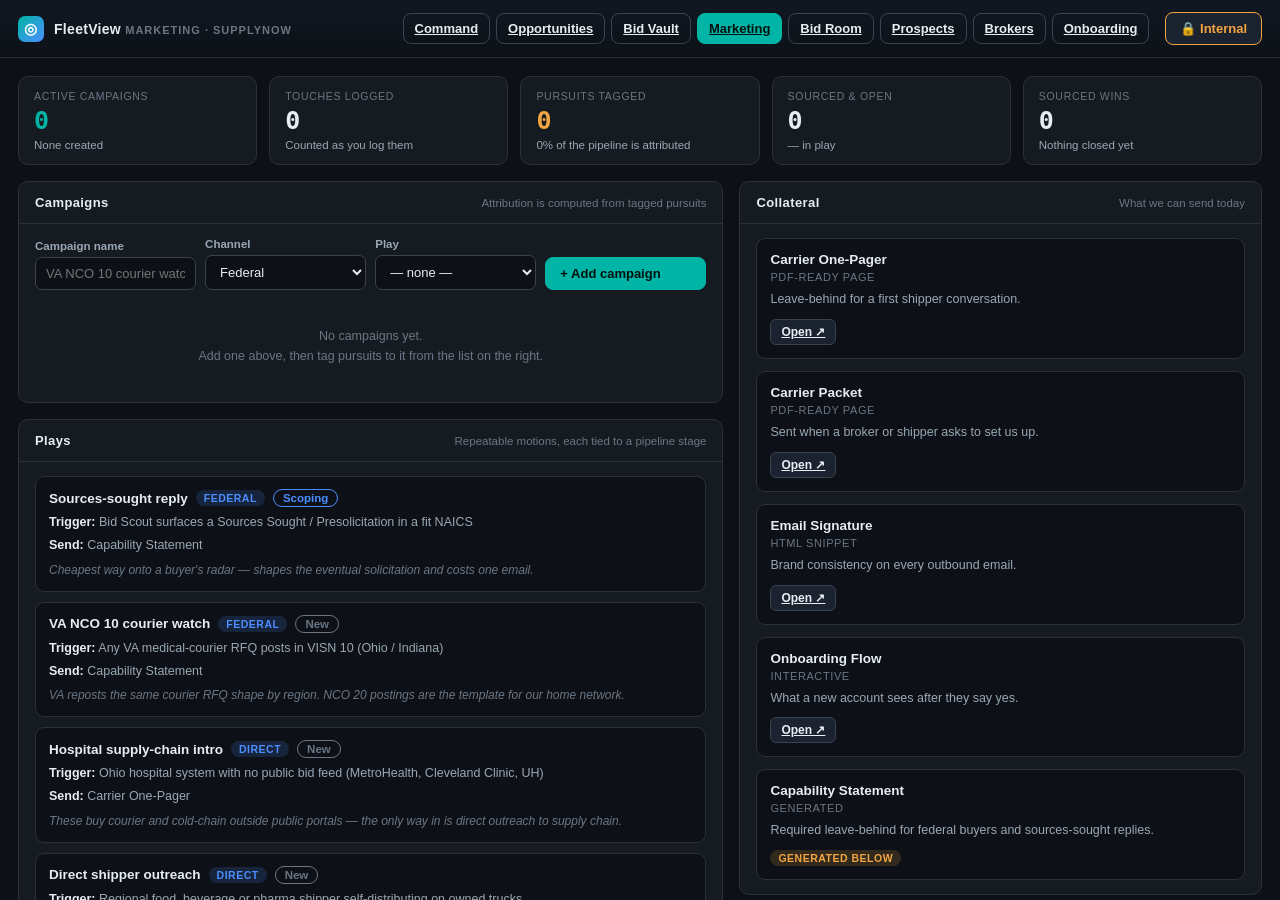
<file: marketing.html>
<!DOCTYPE html>
<html lang="en">
<head>
<meta charset="utf-8">
<meta name="viewport" content="width=device-width, initial-scale=1">
<title>FleetView — Marketing</title>
<link rel="stylesheet" href="css/styles.css">
<link rel="stylesheet" href="css/opps.css">
<link rel="stylesheet" href="css/command.css">
</head>
<body>
<div class="app">
  <header>
    <div class="logo"><span class="mark">◎</span>
      <div>FleetView <small>Marketing · SupplyNow</small></div></div>
    <div class="spacer"></div>
    <nav class="nav-tabs">
      <a class="btn ghost" href="dashboard.html">Command</a>
      <a class="btn ghost" href="opportunities.html">Opportunities</a>
      <a class="btn ghost" href="bidvault.html">Bid Vault</a>
      <a class="btn ghost" href="marketing.html" style="background:var(--brand);border-color:var(--brand);color:var(--brand-ink)">Marketing</a>
      <a class="btn ghost" href="bidroom.html">Bid Room</a>
      <a class="btn ghost" href="prospects.html">Prospects</a>
      <a class="btn ghost" href="brokers.html">Brokers</a>
      <a class="btn ghost" href="onboarding.html">Onboarding</a>
    </nav>
    <span id="vm-host"></span>
  </header>

  <div class="page">
    <div class="page-grid">

      <div class="kpis" id="mkpis"></div>

      <div class="cols">
        <div style="display:grid;gap:16px">

          <div class="card">
            <h2>Campaigns <span class="hint">Attribution is computed from tagged pursuits</span></h2>
            <div class="cbody">
              <div class="inline-form">
                <div class="field" style="margin:0"><label>Campaign name</label><input id="c-name" placeholder="VA NCO 10 courier watch"></div>
                <div class="field" style="margin:0"><label>Channel</label>
                  <select id="c-channel"><option>Federal</option><option>Direct</option><option>Email</option><option>Referral</option><option>Event</option></select></div>
                <div class="field" style="margin:0"><label>Play</label><select id="c-play"></select></div>
                <button class="btn primary" id="c-add">+ Add campaign</button>
              </div>
              <div id="campaigns" style="margin-top:14px"></div>
            </div>
          </div>

          <div class="card">
            <h2>Plays <span class="hint">Repeatable motions, each tied to a pipeline stage</span></h2>
            <div class="cbody" id="plays"></div>
          </div>

        </div>

        <div style="display:grid;gap:16px">

          <div class="card">
            <h2>Collateral <span class="hint">What we can send today</span></h2>
            <div class="cbody"><div class="mgrid" id="collateral"></div></div>
          </div>

          <div class="card">
            <h2>Capability statement <span class="hint">Generated from registration facts</span></h2>
            <div class="cbody">
              <div class="codebox" id="capstmt"></div>
              <div style="display:flex;gap:8px;margin-top:11px">
                <button class="btn" id="cap-copy">Copy text</button>
                <button class="btn" id="cap-dl">Download .txt</button>
              </div>
            </div>
          </div>

          <div class="card">
            <h2>Untagged pursuits <span class="hint">Pipeline with no campaign against it</span></h2>
            <div class="cbody" id="untagged"></div>
          </div>

        </div>
      </div>

    </div>
  </div>
</div>
<div class="toast" id="toast"></div>

<script src="js/viewmode.js"></script>
<script src="js/pipeline-core.js"></script>
<script src="js/opps-data.js"></script>
<script src="js/scout-data.js"></script>
<script src="js/marketing-data.js"></script>
<script src="js/marketing-app.js"></script>
</body>
</html>
</file>
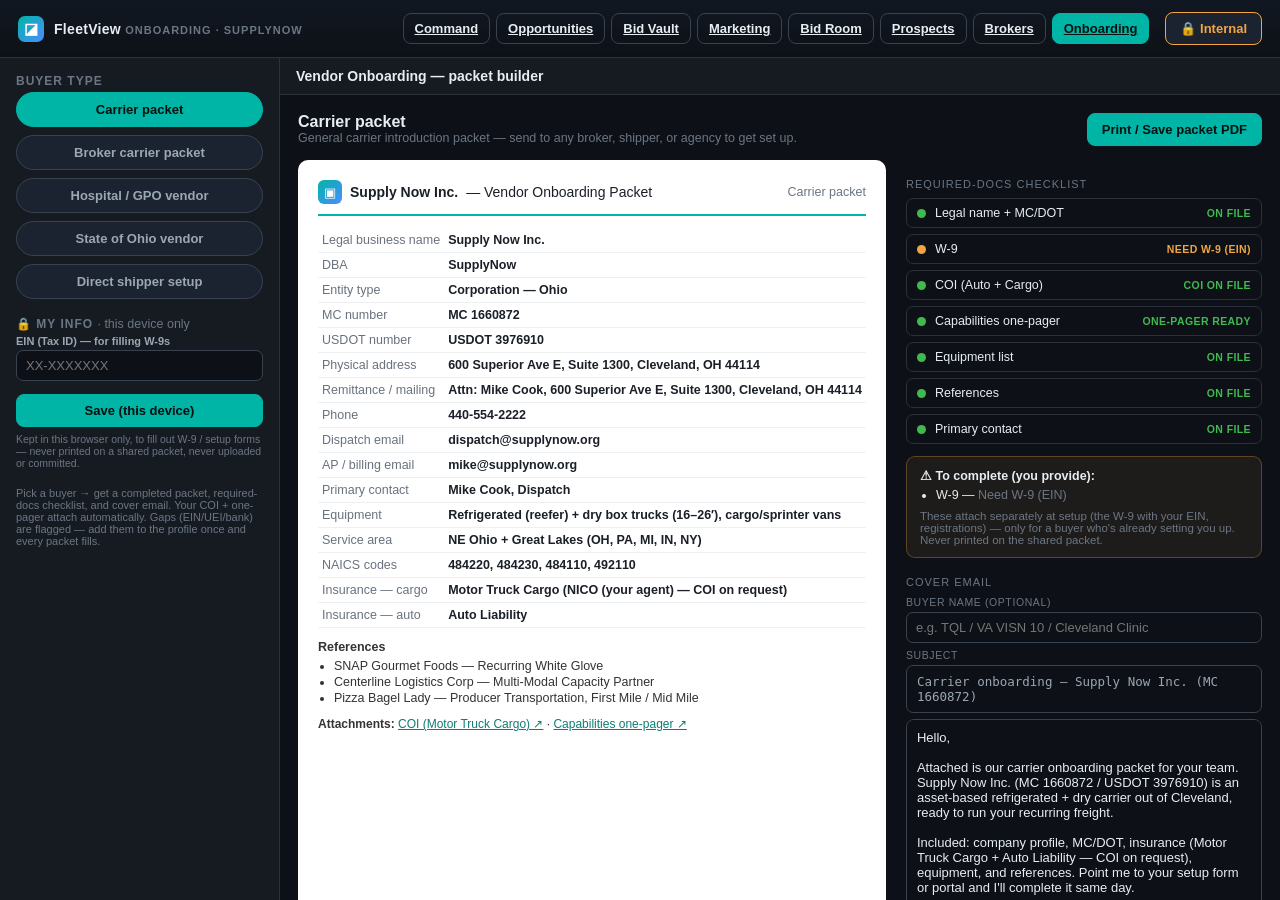
<file: onboarding.html>
<!DOCTYPE html>
<html lang="en">
<head>
<meta charset="utf-8">
<meta name="viewport" content="width=device-width, initial-scale=1">
<title>FleetView — Onboarding</title>
<link rel="stylesheet" href="css/styles.css">
<link rel="stylesheet" href="css/opps.css">
<style>
  .nav-links{display:flex;gap:6px;}
  .c-in{width:100%;padding:7px 9px;border-radius:7px;background:var(--bg);color:var(--txt);border:1px solid var(--line-2);font-size:13px;}
  .c-in:focus{outline:none;border-color:var(--brand);}
  .mi-f{margin-bottom:7px;} .mi-f label{display:block;font-size:11px;color:var(--txt-2);margin-bottom:3px;font-weight:600;}
  .mi-sub{font-size:10.5px;text-transform:uppercase;letter-spacing:.6px;color:var(--txt-3);margin:10px 0 5px;border-top:1px solid var(--line);padding-top:8px;}
  .mono-box{font-family:var(--mono);font-size:12.5px;background:var(--bg);border:1px solid var(--line-2);border-radius:7px;padding:8px 10px;color:var(--txt-2);}
  .lbl-min{font-size:10.5px;text-transform:uppercase;letter-spacing:.6px;color:var(--txt-3);margin-bottom:4px;}
  .sec-head{font-size:16px;font-weight:700;}
  #ob-types{display:flex;flex-wrap:wrap;gap:8px;margin-bottom:16px;}
  .ob-type{padding:9px 14px;border-radius:20px;border:1px solid var(--line-2);background:var(--bg-3);color:var(--txt-2);font-weight:600;font-size:13px;cursor:pointer;}
  .ob-type:hover{border-color:var(--brand);color:var(--txt);}
  .ob-type.on{background:var(--brand);border-color:var(--brand);color:var(--brand-ink);}
  .ob-head{display:flex;align-items:flex-start;gap:16px;margin-bottom:14px;}
  .ob-head .btn{margin-left:auto;flex-shrink:0;}
  .ob-grid{display:grid;grid-template-columns:1.4fr 1fr;gap:20px;}
  .ob-doc{background:#fff;color:#1a1f28;border-radius:10px;padding:20px;}
  .doc-brand{display:flex;align-items:center;gap:8px;font-size:14px;border-bottom:2px solid var(--brand);padding-bottom:10px;margin-bottom:12px;color:#1a1f28;}
  .doc-brand .mark{width:24px;height:24px;border-radius:6px;background:linear-gradient(135deg,var(--brand),var(--accent));display:grid;place-items:center;color:#fff;font-size:13px;}
  .ob-table{width:100%;border-collapse:collapse;}
  .ob-table td{padding:5px 4px;border-bottom:1px solid #eef1f4;font-size:12.5px;vertical-align:top;}
  .ob-table .k{color:#68727e;width:42%;} .ob-table .v{font-weight:600;color:#1a1f28;}
  .ob-table .v.gap{color:#c0392b;font-weight:700;}
  .ob-refs{margin-top:12px;font-size:12.5px;color:#333;} .ob-refs ul{margin:5px 0 0 16px;padding:0;} .ob-refs li{margin:2px 0;}
  .ob-attach{margin-top:12px;font-size:12px;color:#333;} .ob-attach a{color:var(--brand-2);}
  .ck-list{display:flex;flex-direction:column;gap:6px;}
  .ck{display:flex;align-items:center;gap:9px;font-size:12.5px;background:var(--bg);border:1px solid var(--line);border-radius:7px;padding:7px 10px;}
  .ck-dot{width:9px;height:9px;border-radius:50%;flex-shrink:0;} .ck-lab{flex:1;} .ck-badge{font-size:10.5px;text-transform:uppercase;letter-spacing:.4px;font-weight:700;}
  .ob-gaps{background:rgba(242,165,65,.08);border:1px solid rgba(242,165,65,.3);border-radius:9px;padding:11px 13px;margin-top:12px;font-size:12.5px;}
  .ob-gaps ul{margin:5px 0 8px 16px;padding:0;}
  .ob-cover{margin-top:6px;}
  @media print{ header,.filters,#ob-types,.ob-side,.ob-head .btn,.toast{display:none!important;} .ob-grid{grid-template-columns:1fr;} .ob-doc{padding:8px;} .app,.grid,.main,.content{display:block!important;overflow:visible!important;height:auto!important;} }
  @media(max-width:1000px){ .ob-grid{grid-template-columns:1fr;} }
</style>
</head>
<body>
<div class="app">
  <header>
    <div class="logo"><span class="mark">◪</span><div>FleetView <small>Onboarding · SupplyNow</small></div></div>
    <div class="spacer"></div>
    <div class="nav-links">
      <a class="btn ghost" href="dashboard.html">Command</a>
      <a class="btn ghost" href="opportunities.html">Opportunities</a>
      <a class="btn ghost" href="bidvault.html">Bid Vault</a>
      <a class="btn ghost" href="marketing.html">Marketing</a>
      <a class="btn ghost" href="bidroom.html">Bid Room</a>
      <a class="btn ghost" href="prospects.html">Prospects</a>
      <a class="btn ghost" href="brokers.html">Brokers</a>
      <a class="btn ghost" href="onboarding.html" style="background:var(--brand);border-color:var(--brand);color:var(--brand-ink)">Onboarding</a>
    </div>
    <span id="vm-host"></span>
  </header>
  <div class="grid">
    <aside class="filters">
      <div class="fgroup">
        <h3>Buyer type</h3>
        <div id="ob-types" style="flex-direction:column"></div>
      </div>
      <div class="fgroup" style="margin-top:12px">
        <h3>🔒 My Info <span class="muted" style="font-weight:400;text-transform:none;letter-spacing:0">· this device only</span></h3>
        <div id="ob-myinfo"></div>
      </div>
      <div class="fgroup" style="margin-top:8px">
        <div class="muted" style="font-size:11px">Pick a buyer → get a completed packet, required-docs checklist, and cover email. Your COI + one-pager attach automatically. Gaps (EIN/UEI/bank) are flagged — add them to the profile once and every packet fills.</div>
      </div>
    </aside>
    <section class="main">
      <div class="toolbar"><div class="count">Vendor Onboarding — packet builder</div></div>
      <div class="content"><div class="tablewrap" style="padding:18px"><div id="ob-body"></div></div></div>
    </section>
  </div>
</div>
<div class="toast" id="toast"></div>
<script src="js/viewmode.js"></script>
<script src="js/onboarding-data.js"></script>
<script src="js/onboarding-app.js"></script>
</body>
</html>
</file>
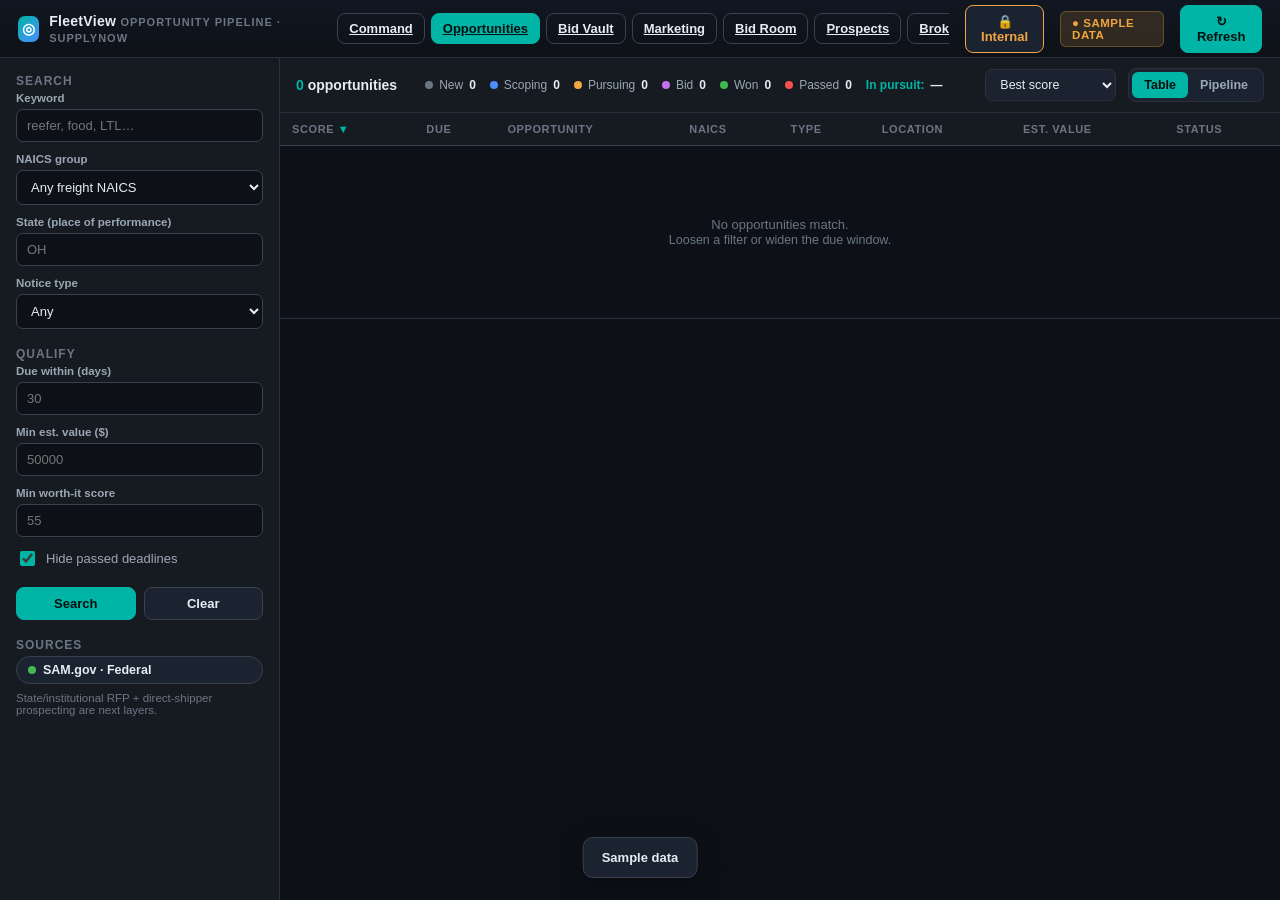
<file: opportunities.html>
<!DOCTYPE html>
<html lang="en">
<head>
<meta charset="utf-8">
<meta name="viewport" content="width=device-width, initial-scale=1">
<title>FleetView — Opportunity Pipeline</title>
<link rel="stylesheet" href="css/styles.css">
<link rel="stylesheet" href="css/opps.css">
</head>
<body>
<div class="app">
  <header>
    <div class="logo"><span class="mark">◎</span>
      <div>FleetView <small>Opportunity Pipeline · SupplyNow</small></div></div>
    <div class="spacer"></div>
    <div style="display:flex;gap:6px">
      <a class="btn ghost" href="dashboard.html">Command</a>
      <a class="btn ghost" href="opportunities.html" style="background:var(--brand);border-color:var(--brand);color:var(--brand-ink)">Opportunities</a>
      <a class="btn ghost" href="bidvault.html">Bid Vault</a>
      <a class="btn ghost" href="marketing.html">Marketing</a>
      <a class="btn ghost" href="bidroom.html">Bid Room</a>
      <a class="btn ghost" href="prospects.html">Prospects</a>
      <a class="btn ghost" href="brokers.html">Brokers</a>
      <a class="btn ghost" href="onboarding.html">Onboarding</a>
    </div>
    <span id="vm-host"></span>
    <span class="mode-badge mock" id="mode-badge">● Sample data</span>
    <button class="btn primary" id="btn-refresh">↻ Refresh</button>
  </header>

  <div class="grid">
    <aside class="filters" id="filters">
      <div class="fgroup">
        <h3>Search</h3>
        <div class="field"><label>Keyword</label><input id="f-keyword" placeholder="reefer, food, LTL…"></div>
        <div class="field"><label>NAICS group</label>
          <select id="f-naics"><option value="">Any freight NAICS</option>
            <option value="trucking">Trucking (484)</option>
            <option value="courier">Courier / Delivery (492)</option>
            <option value="warehouse">Warehousing (493)</option>
          </select></div>
        <div class="field"><label>State (place of performance)</label><input id="f-state" maxlength="2" placeholder="OH"></div>
        <div class="field"><label>Notice type</label>
          <select id="f-type"><option value="">Any</option>
            <option>Solicitation</option><option>Presolicitation</option>
            <option>Combined Synopsis/Solicitation</option><option>Sources Sought</option>
            <option>Special Notice</option><option>Award Notice</option>
          </select></div>
      </div>
      <div class="fgroup">
        <h3>Qualify</h3>
        <div class="field"><label>Due within (days)</label><input id="f-due-within" type="number" placeholder="30"></div>
        <div class="field"><label>Min est. value ($)</label><input id="f-min-value" type="number" placeholder="50000"></div>
        <div class="field"><label>Min worth-it score</label><input id="f-min-score" type="number" placeholder="55"></div>
        <div class="chkrow"><input type="checkbox" id="f-hide-passed" checked><label for="f-hide-passed" style="margin:0">Hide passed deadlines</label></div>
      </div>
      <div class="filter-actions">
        <button class="btn primary" id="btn-search">Search</button>
        <button class="btn" id="btn-clear">Clear</button>
      </div>
      <div class="fgroup" style="margin-top:18px">
        <h3>Sources</h3>
        <div class="src-chip" data-on="true" style="width:100%"><span class="dot" style="background:#3fb950"></span>SAM.gov · Federal</div>
        <div class="muted" style="font-size:11.5px;margin-top:8px">State/institutional RFP + direct-shipper prospecting are next layers.</div>
      </div>
    </aside>

    <section class="main">
      <div class="toolbar">
        <div class="count"><span id="count-num">0</span> opportunities</div>
        <div class="pipe-strip" id="pipe-strip"></div>
        <div class="spacer" style="flex:1"></div>
        <select class="sort-select" id="sort-select">
          <option value="worthScore:desc">Best score</option>
          <option value="dueDate:asc">Closing soonest</option>
          <option value="value:desc">Highest value</option>
        </select>
        <div class="view-toggle">
          <button data-view="table" class="on">Table</button>
          <button data-view="board">Pipeline</button>
        </div>
      </div>

      <div class="content" id="content">
        <div class="tablewrap">
          <table><thead id="thead"></thead><tbody id="tbody"></tbody></table>
        </div>
        <div class="drawer" id="drawer">
          <header><div><div style="font-size:11px;letter-spacing:1px;color:var(--txt-3);text-transform:uppercase">Opportunity</div></div>
            <button class="close" id="drawer-close">×</button></header>
          <div class="body" id="drawer-body"></div>
        </div>
      </div>
    </section>
  </div>
</div>
<div class="toast" id="toast"></div>

<script src="js/viewmode.js"></script>
<script src="js/pipeline-core.js"></script>
<script src="js/opps-data.js"></script>
<script src="js/scout-data.js"></script>
<script src="js/opps-app.js"></script>
</body>
</html>
</file>
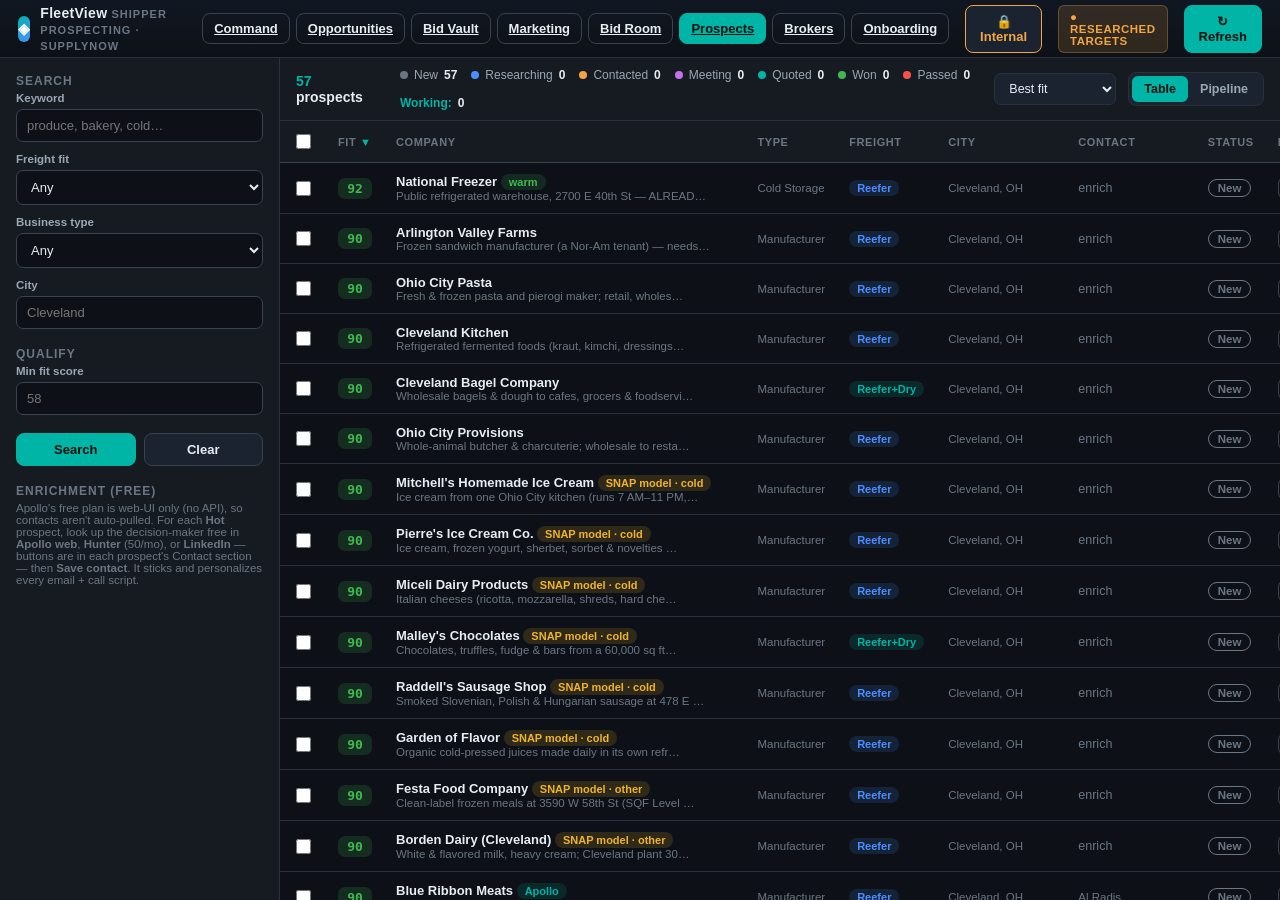
<file: prospects.html>
<!DOCTYPE html>
<html lang="en">
<head>
<meta charset="utf-8">
<meta name="viewport" content="width=device-width, initial-scale=1">
<title>FleetView — Shipper Prospecting</title>
<link rel="stylesheet" href="css/styles.css">
<link rel="stylesheet" href="css/opps.css">
<style>
  .mono-box { font-family:var(--mono); font-size:12.5px; background:var(--bg); border:1px solid var(--line-2); border-radius:7px; padding:8px 10px; color:var(--txt-2); }
  .nav-links { display:flex; gap:6px; }
  .nav-links a.on { background:var(--brand); border-color:var(--brand); color:var(--brand-ink); }
  /* fit sub-score bars */
  .bars { display:flex; flex-direction:column; gap:7px; }
  .sub-bar { display:grid; grid-template-columns:82px 1fr 26px; align-items:center; gap:9px; }
  .sb-l { font-size:12px; color:var(--txt-2); }
  .sb-track { height:7px; background:var(--bg-3); border-radius:6px; overflow:hidden; }
  .sb-fill { display:block; height:100%; border-radius:6px; }
  .sb-fill.good{background:var(--good);} .sb-fill.mid{background:var(--brand);} .sb-fill.warn{background:var(--warn);} .sb-fill.low{background:var(--bad);}
  .sb-v { font-family:var(--mono); font-size:11.5px; color:var(--txt-3); text-align:right; }
  /* intel */
  .kv2 { display:flex; justify-content:space-between; gap:12px; padding:4px 0; border-bottom:1px dashed var(--line); font-size:12.5px; }
  .kv2 span { color:var(--txt-3); flex-shrink:0; } .kv2 b { text-align:right; }
  .lbl-min { font-size:10.5px; text-transform:uppercase; letter-spacing:.6px; color:var(--txt-3); margin-bottom:5px; }
  .chips { display:flex; flex-wrap:wrap; gap:6px; }
  .chip { font-size:11.5px; background:var(--bg-3); border:1px solid var(--line-2); color:var(--txt-2); padding:3px 9px; border-radius:20px; }
  /* cadence + objection accordions */
  .seq { display:flex; flex-direction:column; gap:6px; }
  .seq-item { border:1px solid var(--line); border-radius:8px; overflow:hidden; background:var(--bg); }
  .seq-head { padding:9px 11px; font-size:12.5px; font-weight:600; cursor:pointer; display:flex; align-items:center; gap:7px; color:var(--txt); }
  .seq-head:hover { background:var(--bg-3); }
  .seq-day { font-family:var(--mono); font-size:11px; background:var(--bg-3); border:1px solid var(--line-2); padding:1px 7px; border-radius:6px; color:var(--brand); }
  .seq-ch { color:var(--txt-3); font-weight:700; }
  .seq-caret { margin-left:auto; color:var(--txt-3); }
  .seq-body { display:none; padding:0 11px 11px; }
  .seq-body.open { display:block; }
  .seq-pre { white-space:pre-wrap; font-family:var(--sans); font-size:12.5px; color:var(--txt-2); margin:6px 0 8px; line-height:1.5; }
  .mini-copy { padding:5px 12px; font-size:12px; }
  .c-in { width:100%; padding:7px 9px; margin-bottom:6px; border-radius:7px; background:var(--bg); color:var(--txt); border:1px solid var(--line-2); font-size:13px; }
  .c-in:focus { outline:none; border-color:var(--brand); }
</style>
</head>
<body>
<div class="app">
  <header>
    <div class="logo"><span class="mark">◈</span>
      <div>FleetView <small>Shipper Prospecting · SupplyNow</small></div></div>
    <div class="spacer"></div>
    <div class="nav-links">
      <a class="btn ghost" href="dashboard.html">Command</a>
      <a class="btn ghost" href="opportunities.html">Opportunities</a>
      <a class="btn ghost" href="bidvault.html">Bid Vault</a>
      <a class="btn ghost" href="marketing.html">Marketing</a>
      <a class="btn ghost" href="bidroom.html">Bid Room</a>
      <a class="btn ghost on" href="prospects.html">Prospects</a>
      <a class="btn ghost" href="brokers.html">Brokers</a>
      <a class="btn ghost" href="onboarding.html">Onboarding</a>
    </div>
    <span id="vm-host"></span>
    <span class="mode-badge mock" id="mode-badge">● Researched targets</span>
    <button class="btn primary" id="btn-refresh">↻ Refresh</button>
  </header>

  <div class="grid">
    <aside class="filters" id="filters">
      <div class="fgroup">
        <h3>Search</h3>
        <div class="field"><label>Keyword</label><input id="f-keyword" placeholder="produce, bakery, cold…"></div>
        <div class="field"><label>Freight fit</label>
          <select id="f-category"><option value="">Any</option>
            <option value="reefer">Reefer / cold-chain</option>
            <option value="dry">Dry</option>
          </select></div>
        <div class="field"><label>Business type</label>
          <select id="f-type"><option value="">Any</option>
            <option value="manufacturer">Manufacturer</option>
            <option value="distributor">Distributor</option>
            <option value="coldstorage">Cold Storage</option>
            <option value="3pl">3PL</option>
            <option value="brewery">Brewery</option>
          </select></div>
        <div class="field"><label>City</label><input id="f-city" placeholder="Cleveland"></div>
      </div>
      <div class="fgroup">
        <h3>Qualify</h3>
        <div class="field"><label>Min fit score</label><input id="f-min-fit" type="number" placeholder="58"></div>
      </div>
      <div class="filter-actions">
        <button class="btn primary" id="btn-search">Search</button>
        <button class="btn" id="btn-clear">Clear</button>
      </div>
      <div class="fgroup" style="margin-top:18px">
        <h3>Enrichment (free)</h3>
        <div class="muted" style="font-size:11.5px">Apollo's free plan is web-UI only (no API), so contacts aren't auto-pulled. For each <b>Hot</b> prospect, look up the decision-maker free in <b>Apollo web</b>, <b>Hunter</b> (50/mo), or <b>LinkedIn</b> — buttons are in each prospect's Contact section — then <b>Save contact</b>. It sticks and personalizes every email + call script.</div>
      </div>
    </aside>

    <section class="main">
      <div class="toolbar">
        <div class="count"><span id="count-num">0</span> prospects</div>
        <div id="bulk-bar" style="display:none;align-items:center;gap:8px"><span id="sel-num" style="font-size:13px;font-weight:600;color:var(--brand)">0 selected</span><button class="btn primary" id="btn-export-sel" style="padding:5px 12px;font-size:12px" title="One CSV: a row per selected account, every field in its own column">⤓ Export selected</button><button class="btn ghost" id="btn-clear-sel" style="padding:5px 10px;font-size:12px">Clear</button></div>
        <div class="pipe-strip" id="pipe-strip"></div>
        <div class="spacer" style="flex:1"></div>
        <select class="sort-select" id="sort-select">
          <option value="fitScore:desc">Best fit</option>
          <option value="company:asc">Company A–Z</option>
        </select>
        <div class="view-toggle">
          <button data-view="table" class="on">Table</button>
          <button data-view="board">Pipeline</button>
        </div>
      </div>
      <div class="content" id="content">
        <div class="tablewrap"><table><thead id="thead"></thead><tbody id="tbody"></tbody></table></div>
        <div class="drawer" id="drawer">
          <header><div><div style="font-size:11px;letter-spacing:1px;color:var(--txt-3);text-transform:uppercase">Prospect</div></div>
            <div style="display:flex;gap:8px;align-items:center"><button class="btn ghost" id="drawer-export" title="Download this account and everything behind it (CSV)" style="padding:4px 10px;font-size:12px">⤓ Export</button><button class="close" id="drawer-close">×</button></div></header>
          <div class="body" id="drawer-body"></div>
        </div>
      </div>
    </section>
  </div>
</div>
<div class="toast" id="toast"></div>
<script src="js/viewmode.js"></script>
<script src="js/prospects-data.js"></script>
<script src="js/prospects-app.js"></script>
</body>
</html>
</file>
<file: css/styles.css>
/* FleetView — Freight Command dashboard */
:root {
  --bg:#0d1117; --bg-2:#161b22; --bg-3:#1c2330; --panel:#161b22;
  --line:#2a313c; --line-2:#39424f;
  --txt:#e6edf3; --txt-2:#9aa7b4; --txt-3:#6b7684;
  --brand:#00b4a6; --brand-2:#0d7d74; --brand-ink:#03110f;
  --accent:#4c8dff; --warn:#f2a541; --bad:#f85149; --good:#3fb950;
  --df:#4c8dff; --lb:#c471ed;
  --radius:10px; --shadow:0 8px 28px rgba(0,0,0,.45);
  --mono:ui-monospace,"SF Mono",Menlo,Consolas,monospace;
  --sans:-apple-system,BlinkMacSystemFont,"Segoe UI",Roboto,Helvetica,Arial,sans-serif;
}
* { box-sizing:border-box; }
html,body { height:100%; }
body {
  margin:0; font-family:var(--sans); background:var(--bg); color:var(--txt);
  font-size:14px; -webkit-font-smoothing:antialiased; overflow:hidden;
}
button { font-family:inherit; cursor:pointer; }
input,select { font-family:inherit; }

/* ---------- Layout shell ---------- */
.app { display:grid; grid-template-rows:auto 1fr; height:100vh; }
.grid { display:grid; grid-template-columns:280px 1fr; min-height:0; }
@media (max-width:900px){ .grid { grid-template-columns:1fr; } .filters { display:none; } .filters.open { display:block; position:absolute; z-index:40; width:280px; height:100%; } }

/* ---------- Header ---------- */
header {
  display:flex; align-items:center; gap:16px; padding:0 18px; height:58px;
  background:linear-gradient(180deg,#111722,#0d1117); border-bottom:1px solid var(--line);
}
.logo { display:flex; align-items:center; gap:10px; font-weight:700; letter-spacing:.3px; }
.logo .mark { width:26px; height:26px; border-radius:7px; background:linear-gradient(135deg,var(--brand),var(--accent)); display:grid; place-items:center; color:#fff; font-size:15px; }
.logo small { color:var(--txt-3); font-weight:600; font-size:11px; text-transform:uppercase; letter-spacing:1px; }
.spacer { flex:1; }
.src-toggles { display:flex; gap:8px; }
.src-chip {
  display:flex; align-items:center; gap:7px; padding:6px 11px; border-radius:20px;
  background:var(--bg-3); border:1px solid var(--line); color:var(--txt-2); font-size:12.5px; font-weight:600;
}
.src-chip .dot { width:8px; height:8px; border-radius:50%; }
.src-chip[data-on="true"] { color:var(--txt); border-color:var(--line-2); }
.src-chip[data-on="false"] { opacity:.45; }
.dot.df { background:var(--df); } .dot.lb { background:var(--lb); } .dot.cl { background:var(--good); }
.mode-badge { padding:5px 11px; border-radius:6px; font-size:11.5px; font-weight:700; letter-spacing:.5px; text-transform:uppercase; }
.mode-badge.mock { background:rgba(242,165,65,.15); color:var(--warn); border:1px solid rgba(242,165,65,.3); }
.mode-badge.live { background:rgba(63,185,80,.15); color:var(--good); border:1px solid rgba(63,185,80,.3); }
.btn { padding:8px 14px; border-radius:8px; border:1px solid var(--line-2); background:var(--bg-3); color:var(--txt); font-weight:600; font-size:13px; display:inline-flex; align-items:center; gap:7px; }
.btn:hover { border-color:var(--brand); }
.btn.primary { background:var(--brand); border-color:var(--brand); color:var(--brand-ink); }
.btn.primary:hover { background:#00c9ba; }
.btn.ghost { background:transparent; }
.btn:disabled { opacity:.5; cursor:default; }

/* ---------- Filter rail ---------- */
.filters { background:var(--panel); border-right:1px solid var(--line); overflow-y:auto; padding:16px; }
.filters h3 { margin:0 0 4px; font-size:12px; text-transform:uppercase; letter-spacing:1px; color:var(--txt-3); }
.fgroup { margin-bottom:18px; }
.field { margin-bottom:11px; }
.field label { display:block; font-size:11.5px; color:var(--txt-2); margin-bottom:5px; font-weight:600; }
.field input, .field select {
  width:100%; padding:8px 10px; border-radius:7px; background:var(--bg); color:var(--txt);
  border:1px solid var(--line-2); font-size:13px;
}
.field input:focus, .field select:focus { outline:none; border-color:var(--brand); }
.row2 { display:grid; grid-template-columns:1fr 1fr; gap:8px; }
.chkrow { display:flex; align-items:center; gap:8px; margin-bottom:9px; font-size:13px; color:var(--txt-2); }
.chkrow input { width:15px; height:15px; accent-color:var(--brand); }
.filter-actions { display:flex; gap:8px; margin-top:6px; }
.filter-actions .btn { flex:1; justify-content:center; }

/* ---------- Main / toolbar ---------- */
.main { display:grid; grid-template-rows:auto 1fr; min-width:0; min-height:0; }
.toolbar { display:flex; align-items:center; gap:12px; padding:10px 16px; border-bottom:1px solid var(--line); background:var(--bg-2); }
.count { font-weight:700; } .count span { color:var(--brand); }
.muted { color:var(--txt-3); font-size:12.5px; }
.view-toggle { display:flex; background:var(--bg-3); border-radius:8px; padding:3px; border:1px solid var(--line); }
.view-toggle button { padding:6px 12px; border:none; background:transparent; color:var(--txt-2); border-radius:6px; font-weight:600; font-size:12.5px; }
.view-toggle button.on { background:var(--brand); color:var(--brand-ink); }
.sort-select { padding:7px 10px; border-radius:7px; background:var(--bg-3); border:1px solid var(--line); color:var(--txt); font-size:12.5px; }

/* ---------- Content: table / map ---------- */
.content { position:relative; min-height:0; overflow:hidden; }
.content.split { display:grid; grid-template-columns:1fr 1fr; }
.content.split #map { display:block; } .content.split .tablewrap { border-right:1px solid var(--line); }
.tablewrap { overflow:auto; height:100%; }
#map { display:none; height:100%; width:100%; background:var(--bg-3); }
.mapmode #map { display:block; } .mapmode .tablewrap { display:none; }

table { width:100%; border-collapse:collapse; }
thead th {
  position:sticky; top:0; z-index:2; background:var(--bg-2); text-align:left;
  padding:10px 12px; font-size:11px; text-transform:uppercase; letter-spacing:.6px;
  color:var(--txt-3); border-bottom:1px solid var(--line-2); white-space:nowrap; cursor:pointer; user-select:none;
}
thead th:hover { color:var(--txt); }
thead th .arrow { color:var(--brand); }
tbody tr { border-bottom:1px solid var(--line); cursor:pointer; }
tbody tr:hover { background:var(--bg-3); }
tbody tr.sel { background:rgba(0,180,166,.10); box-shadow:inset 3px 0 0 var(--brand); }
td { padding:11px 12px; font-size:13px; vertical-align:middle; white-space:nowrap; }
.lane { font-weight:600; }
.lane .arrow { color:var(--txt-3); margin:0 6px; }
.sub { color:var(--txt-3); font-size:11.5px; }
.pill { display:inline-block; padding:2px 8px; border-radius:20px; font-size:11px; font-weight:700; }
.pill.eq { background:var(--bg-3); border:1px solid var(--line-2); color:var(--txt-2); }
.pill.src-df { background:rgba(76,141,255,.14); color:var(--df); }
.pill.src-lb { background:rgba(196,113,237,.14); color:var(--lb); }
.pill.src-cl { background:rgba(63,185,80,.14); color:var(--good); }
.rate { font-weight:700; font-family:var(--mono); }
.rpm { font-family:var(--mono); font-weight:600; }
.rpm.good { color:var(--good); } .rpm.mid { color:var(--warn); } .rpm.low { color:var(--bad); }
.callrate { color:var(--txt-3); font-style:italic; }
.age { font-family:var(--mono); font-size:12px; }
.age.fresh { color:var(--good); }
.mini-btn { padding:5px 10px; font-size:12px; border-radius:6px; border:1px solid var(--line-2); background:var(--bg-3); color:var(--txt); font-weight:600; }
.mini-btn:hover { border-color:var(--brand); color:var(--brand); }
.empty { padding:60px 20px; text-align:center; color:var(--txt-3); }

/* ---------- Detail drawer ---------- */
.drawer {
  position:absolute; top:0; right:-460px; height:100%; width:420px; max-width:92vw;
  background:var(--panel); border-left:1px solid var(--line-2); box-shadow:var(--shadow);
  transition:right .22s ease; z-index:30; display:flex; flex-direction:column;
  pointer-events:none; visibility:hidden;
}
.drawer.open { right:0; pointer-events:auto; visibility:visible; }
.drawer header { height:auto; padding:16px 18px; display:flex; align-items:flex-start; gap:10px; background:var(--bg-2); }
.drawer .close { margin-left:auto; background:transparent; border:none; color:var(--txt-3); font-size:22px; line-height:1; }
.drawer .close:hover { color:var(--txt); }
.drawer .body { overflow-y:auto; padding:18px; flex:1; }
.dl-lane { font-size:17px; font-weight:700; margin-bottom:2px; }
.dl-dates { color:var(--txt-2); font-size:12.5px; }
.kv { display:grid; grid-template-columns:1fr 1fr; gap:12px; margin:16px 0; }
.kv .cell { background:var(--bg); border:1px solid var(--line); border-radius:8px; padding:10px 12px; }
.kv .k { font-size:10.5px; text-transform:uppercase; letter-spacing:.6px; color:var(--txt-3); margin-bottom:4px; }
.kv .v { font-weight:700; font-size:15px; }
.sec-title { font-size:11px; text-transform:uppercase; letter-spacing:1px; color:var(--txt-3); margin:18px 0 8px; }
.broker-card { background:var(--bg); border:1px solid var(--line); border-radius:8px; padding:12px; font-size:13px; }
.broker-card .name { font-weight:700; margin-bottom:6px; }
.broker-card .line { color:var(--txt-2); margin:3px 0; display:flex; gap:8px; }
.broker-card .line b { color:var(--txt); font-weight:600; }
.credit { display:inline-block; padding:2px 8px; border-radius:6px; font-weight:700; font-size:12px; }
.credit.hi { background:rgba(63,185,80,.15); color:var(--good); }
.credit.mid { background:rgba(242,165,65,.15); color:var(--warn); }
.drawer-actions { display:flex; gap:8px; padding:14px 18px; border-top:1px solid var(--line); background:var(--bg-2); }
.drawer-actions .btn { flex:1; justify-content:center; }

/* ---------- Quote / Bid modal ---------- */
.overlay { position:fixed; inset:0; background:rgba(2,6,12,.66); display:none; z-index:60; align-items:center; justify-content:center; padding:20px; }
.overlay.open { display:flex; }
.modal { width:560px; max-width:100%; max-height:90vh; overflow:auto; background:var(--panel); border:1px solid var(--line-2); border-radius:14px; box-shadow:var(--shadow); }
.modal .mhead { display:flex; align-items:center; padding:16px 20px; border-bottom:1px solid var(--line); }
.modal .mhead h2 { margin:0; font-size:16px; }
.modal .mhead .close { margin-left:auto; background:transparent; border:none; color:var(--txt-3); font-size:22px; }
.modal .mbody { padding:20px; }
.quote-lane { font-weight:700; font-size:15px; margin-bottom:2px; }
.analysis { background:var(--bg); border:1px solid var(--line); border-radius:10px; padding:14px; margin:14px 0; }
.analysis .arow { display:flex; justify-content:space-between; padding:6px 0; border-bottom:1px dashed var(--line); font-size:13.5px; }
.analysis .arow:last-child { border-bottom:none; }
.analysis .arow b { font-family:var(--mono); }
.verdict { padding:12px 14px; border-radius:10px; font-weight:600; font-size:13.5px; margin:14px 0; display:flex; gap:10px; align-items:center; }
.verdict.go { background:rgba(63,185,80,.12); border:1px solid rgba(63,185,80,.3); color:var(--good); }
.verdict.watch { background:rgba(242,165,65,.12); border:1px solid rgba(242,165,65,.3); color:var(--warn); }
.verdict.no { background:rgba(248,81,73,.12); border:1px solid rgba(248,81,73,.3); color:var(--bad); }
.slider-row { display:flex; align-items:center; gap:12px; margin:10px 0; }
.slider-row input[type=range] { flex:1; accent-color:var(--brand); }
.slider-row .val { font-family:var(--mono); font-weight:700; min-width:70px; text-align:right; }
.quote-out { background:#fff; color:#1a1f28; border-radius:10px; padding:18px; font-size:13px; margin-top:6px; }
.quote-out .qh { display:flex; align-items:center; border-bottom:2px solid var(--brand); padding-bottom:8px; margin-bottom:10px; }
.quote-out .qh b { font-size:16px; color:var(--brand-2); }
.quote-out table { width:100%; }
.quote-out td { padding:4px 0; border:none; color:#333; white-space:normal; }
.quote-out .total { font-weight:800; font-size:18px; color:var(--brand-2); }
.bidbox { background:rgba(76,141,255,.08); border:1px solid rgba(76,141,255,.3); border-radius:10px; padding:14px; margin-top:14px; }
.bidbox textarea { width:100%; min-height:64px; margin-top:8px; background:var(--bg); color:var(--txt); border:1px solid var(--line-2); border-radius:8px; padding:9px; font-family:inherit; font-size:13px; resize:vertical; }
.warnline { font-size:12px; color:var(--warn); margin-top:8px; display:flex; gap:6px; }

/* ---------- Toast ---------- */
.toast { position:fixed; bottom:22px; left:50%; transform:translateX(-50%) translateY(20px); opacity:0; background:var(--bg-3); border:1px solid var(--line-2); color:var(--txt); padding:12px 18px; border-radius:10px; box-shadow:var(--shadow); z-index:80; transition:.25s; font-weight:600; font-size:13px; }
.toast.show { opacity:1; transform:translateX(-50%) translateY(0); }
.toast.good { border-color:rgba(63,185,80,.5); }
.toast.bad { border-color:rgba(248,81,73,.5); }

/* saved searches */
.saved-list { margin-top:6px; }
.saved-item { display:flex; align-items:center; gap:8px; padding:7px 9px; background:var(--bg); border:1px solid var(--line); border-radius:7px; margin-bottom:6px; font-size:12.5px; }
.saved-item .lbl { flex:1; cursor:pointer; color:var(--txt-2); }
.saved-item .lbl:hover { color:var(--brand); }
.saved-item .del { background:transparent; border:none; color:var(--txt-3); font-size:15px; }
.saved-item .del:hover { color:var(--bad); }

/* ---------- Global view mode (Internal / Broker-facing) ---------- */
.broker-facing .internal-only { display:none !important; }
.broker-only { display:none; }
.broker-facing .broker-only { display:revert; }
.vm-btn { border-color:var(--warn); color:var(--warn); }
body.broker-facing .vm-btn { border-color:var(--good); color:var(--good); }
.broker-facing .app::before { content:'BROKER-FACING VIEW — safe to screen-share'; position:fixed; bottom:0; left:0; right:0; z-index:70; text-align:center; font-size:11px; font-weight:700; letter-spacing:.5px; padding:3px; background:rgba(63,185,80,.14); color:var(--good); border-top:1px solid rgba(63,185,80,.3); }

/* Leaflet dark tweaks */
.leaflet-popup-content-wrapper { background:var(--bg-2); color:var(--txt); border-radius:8px; }
.leaflet-popup-tip { background:var(--bg-2); }
.leaflet-container { background:#0a0e14; }
.load-pop b { color:var(--brand); }
.load-pop .r { font-family:var(--mono); }

/* ---------- Header nav: 7 tabs must not wrap the 58px header ---------- */
header .nav-tabs,
header > div[style*="display:flex"] { flex-wrap:nowrap; overflow-x:auto; scrollbar-width:none; min-width:0; }
header .nav-tabs::-webkit-scrollbar,
header > div[style*="display:flex"]::-webkit-scrollbar { display:none; }
header a.btn { white-space:nowrap; padding:7px 11px; }

/* prospects multi-select checkboxes */
.sel-cell input, #sel-all { width:15px; height:15px; cursor:pointer; accent-color:var(--brand); }
#bulk-bar { flex-shrink:0; white-space:nowrap; }
#bulk-bar .btn { white-space:nowrap; }
</file>
<file: css/opps.css>
/* FleetView — Opportunity Pipeline specific styles (loads after styles.css) */

/* score badges */
.score { display:inline-block; min-width:34px; text-align:center; padding:3px 8px; border-radius:7px; font-weight:800; font-family:var(--mono); font-size:13px; }
.score.good { background:rgba(63,185,80,.16); color:var(--good); }
.score.mid  { background:rgba(242,165,65,.16); color:var(--warn); }
.score.warn { background:rgba(242,165,65,.10); color:#d99a3a; }
.score.low  { background:rgba(248,81,73,.14); color:var(--bad); }
.age.good { color:var(--good); } .age.mid { color:var(--warn); } .age.low { color:var(--bad); }

/* status pills */
.status-pill { display:inline-block; padding:2px 9px; border-radius:20px; font-size:11.5px; font-weight:700; border:1px solid; background:transparent; }

/* pipeline strip in toolbar */
.pipe-strip { display:flex; gap:14px; align-items:center; margin-left:16px; flex-wrap:wrap; }
.pipe-stat { font-size:12px; color:var(--txt-2); display:flex; align-items:center; gap:6px; }
.pipe-stat .dot { width:8px; height:8px; border-radius:50%; }
.pipe-stat b { color:var(--txt); font-weight:700; }
.pipe-stat.val { color:var(--brand); font-weight:600; }

/* kanban board */
.content.board { overflow:auto; }
.kanban { display:grid; grid-auto-flow:column; grid-auto-columns:minmax(220px,1fr); gap:12px; padding:14px; height:100%; align-items:start; }
.kcol { background:var(--bg-2); border:1px solid var(--line); border-radius:10px; display:flex; flex-direction:column; min-height:0; max-height:100%; }
.khead { padding:11px 12px; font-size:12.5px; font-weight:700; border-bottom:1px solid var(--line); display:flex; align-items:center; gap:8px; position:sticky; top:0; background:var(--bg-2); border-radius:10px 10px 0 0; }
.khead .dot { width:9px; height:9px; border-radius:50%; }
.kcount { margin-left:auto; color:var(--txt-3); background:var(--bg-3); padding:1px 8px; border-radius:20px; font-size:11px; }
.kbody { padding:10px; overflow-y:auto; display:flex; flex-direction:column; gap:9px; }
.kcard { background:var(--bg); border:1px solid var(--line-2); border-radius:9px; padding:11px; cursor:pointer; transition:.15s; }
.kcard:hover { border-color:var(--brand); }
.kc-top { display:flex; justify-content:space-between; align-items:center; margin-bottom:7px; }
.kc-title { font-weight:600; font-size:13px; line-height:1.35; margin-bottom:5px; }

/* drawer score box + reasons + status buttons */
.score-box { display:flex; align-items:center; gap:14px; padding:14px 16px; border-radius:10px; margin:14px 0 4px; border:1px solid var(--line-2); }
.score-box.good { background:rgba(63,185,80,.10); border-color:rgba(63,185,80,.3); }
.score-box.mid  { background:rgba(242,165,65,.10); border-color:rgba(242,165,65,.3); }
.score-box.warn { background:rgba(242,165,65,.07); }
.score-box.low  { background:rgba(248,81,73,.10); border-color:rgba(248,81,73,.3); }
.score-big { font-size:34px; font-weight:800; font-family:var(--mono); line-height:1; }
.score-big span { font-size:15px; color:var(--txt-3); font-weight:600; }
.score-label { font-size:15px; font-weight:700; }
.reasons { margin:6px 0; padding-left:18px; color:var(--txt-2); font-size:13px; }
.reasons li { margin:4px 0; }
.status-row { display:flex; flex-wrap:wrap; gap:7px; }
.stbtn { padding:6px 12px; border-radius:20px; border:1px solid var(--line-2); background:var(--bg-3); color:var(--txt-2); font-weight:600; font-size:12.5px; }
.stbtn:hover { border-color:var(--c); color:var(--c); }
.stbtn.on { background:var(--c); border-color:var(--c); color:#0d1117; }
.notes-area { width:100%; min-height:90px; background:var(--bg); color:var(--txt); border:1px solid var(--line-2); border-radius:8px; padding:10px; font-family:inherit; font-size:13px; resize:vertical; }

@media (max-width:900px){ .pipe-strip { display:none; } }
</file>
<file: css/command.css>
/* FleetView — Dashboard + Marketing surfaces (loads after styles.css) */

.page { overflow-y:auto; height:100%; padding:18px; }
.page-grid { display:grid; grid-template-columns:1fr; gap:16px; max-width:1500px; margin:0 auto; }
.cols { display:grid; grid-template-columns:1.35fr 1fr; gap:16px; align-items:start; }
@media (max-width:1100px){ .cols { grid-template-columns:1fr; } }

.card { background:var(--panel); border:1px solid var(--line); border-radius:var(--radius); }
.card > h2 { margin:0; padding:13px 16px; font-size:13px; font-weight:700; letter-spacing:.4px;
  border-bottom:1px solid var(--line); display:flex; align-items:center; gap:9px; }
.card > h2 .hint { margin-left:auto; font-size:11.5px; color:var(--txt-3); font-weight:500; letter-spacing:0; }
.card .cbody { padding:14px 16px; }

/* KPI row */
.kpis { display:grid; grid-template-columns:repeat(auto-fit,minmax(168px,1fr)); gap:12px; }
.kpi { background:var(--panel); border:1px solid var(--line); border-radius:var(--radius); padding:13px 15px; }
.kpi .k { font-size:10.5px; text-transform:uppercase; letter-spacing:.7px; color:var(--txt-3); margin-bottom:6px; }
.kpi .v { font-size:25px; font-weight:800; font-family:var(--mono); line-height:1.05; }
.kpi .s { font-size:11.5px; color:var(--txt-2); margin-top:5px; }
.kpi.good .v { color:var(--good); } .kpi.warn .v { color:var(--warn); } .kpi.bad .v { color:var(--bad); }
.kpi.brand .v { color:var(--brand); }

/* Funnel */
.funnel { display:flex; flex-direction:column; gap:8px; }
.frow { display:grid; grid-template-columns:96px 1fr 108px; align-items:center; gap:11px; }
.frow .fname { font-size:12.5px; font-weight:600; display:flex; align-items:center; gap:7px; }
.frow .fname .dot { width:9px; height:9px; border-radius:50%; flex:none; }
.fbar { height:22px; background:var(--bg); border:1px solid var(--line); border-radius:6px; overflow:hidden; }
.fbar span { display:block; height:100%; border-radius:5px 0 0 5px; min-width:2px; transition:width .3s; }
.frow .fval { text-align:right; font-family:var(--mono); font-size:12px; color:var(--txt-2); }
.frow .fval b { color:var(--txt); }

/* Generic list rows */
.lrow { display:flex; gap:11px; align-items:flex-start; padding:11px 0; border-bottom:1px solid var(--line); }
.lrow:last-child { border-bottom:none; }
.lrow .lmain { flex:1; min-width:0; }
.lrow .ltitle { font-weight:600; font-size:13px; line-height:1.35; }
.lrow .lsub { color:var(--txt-3); font-size:11.5px; margin-top:3px; }
.lrow .lright { text-align:right; flex:none; font-size:11.5px; color:var(--txt-2); }
.lrow a.ltitle:hover { color:var(--brand); }

/* Scout finding cards */
.finding { border:1px solid var(--line); border-left-width:3px; border-radius:9px; padding:12px 13px; margin-bottom:10px; background:var(--bg); }
.finding:last-child { margin-bottom:0; }
.finding.strong { border-left-color:var(--good); }
.finding.verify { border-left-color:var(--warn); }
.finding.watch  { border-left-color:var(--accent); }
.finding.intel  { border-left-color:var(--txt-3); }
.finding .ftop { display:flex; align-items:center; gap:8px; margin-bottom:6px; flex-wrap:wrap; }
.finding .ftitle { font-weight:700; font-size:13.5px; line-height:1.3; }
.finding .fagency { color:var(--txt-3); font-size:11.5px; margin-bottom:7px; }
.finding .ffit { color:var(--txt-2); font-size:12.5px; line-height:1.5; }
.finding .fcaveat { color:var(--warn); font-size:12px; line-height:1.5; margin-top:6px; display:flex; gap:6px; }
.finding .facts { display:flex; gap:14px; flex-wrap:wrap; margin-top:9px; font-size:11.5px; color:var(--txt-3); font-family:var(--mono); }
.finding .facts b { color:var(--txt-2); font-weight:600; }
.finding .factions { display:flex; gap:7px; margin-top:10px; flex-wrap:wrap; }

.tag { display:inline-block; padding:2px 8px; border-radius:20px; font-size:10.5px; font-weight:800;
  letter-spacing:.5px; text-transform:uppercase; }
.tag.strong { background:rgba(63,185,80,.16); color:var(--good); }
.tag.verify { background:rgba(242,165,65,.16); color:var(--warn); }
.tag.watch  { background:rgba(76,141,255,.16); color:var(--accent); }
.tag.intel  { background:var(--bg-3); color:var(--txt-3); }

/* Source health */
.health { display:flex; flex-direction:column; gap:2px; }
.hrow { display:grid; grid-template-columns:12px 1fr auto; gap:10px; align-items:start; padding:9px 0; border-bottom:1px solid var(--line); }
.hrow:last-child { border-bottom:none; }
.hrow .hdot { width:9px; height:9px; border-radius:50%; margin-top:5px; }
.hrow .hname { font-size:12.5px; font-weight:600; }
.hrow .hdetail { font-size:11.5px; color:var(--txt-3); margin-top:3px; line-height:1.45; }
.hrow .hstat { font-size:10.5px; font-weight:800; text-transform:uppercase; letter-spacing:.5px; }

/* Activity log */
.act { max-height:320px; overflow-y:auto; }
.act .arow { display:grid; grid-template-columns:auto 1fr auto; gap:10px; padding:8px 0; border-bottom:1px solid var(--line); font-size:12.5px; }
.act .arow:last-child { border-bottom:none; }
.act .akind { font-size:10px; font-weight:800; text-transform:uppercase; letter-spacing:.5px; color:var(--txt-3); padding-top:2px; min-width:52px; }
.act .atime { color:var(--txt-3); font-size:11px; white-space:nowrap; }

/* Marketing */
.mgrid { display:grid; grid-template-columns:repeat(auto-fit,minmax(240px,1fr)); gap:12px; }
.mtile { background:var(--bg); border:1px solid var(--line); border-radius:9px; padding:13px; }
.mtile .mname { font-weight:700; font-size:13.5px; margin-bottom:4px; }
.mtile .mmeta { font-size:11px; color:var(--txt-3); text-transform:uppercase; letter-spacing:.6px; margin-bottom:7px; }
.mtile .muse { font-size:12.5px; color:var(--txt-2); line-height:1.5; }
.mtile .mact { margin-top:10px; display:flex; gap:7px; }
.play { border:1px solid var(--line); border-radius:9px; padding:12px 13px; background:var(--bg); margin-bottom:10px; }
.play .ptop { display:flex; align-items:center; gap:8px; margin-bottom:6px; flex-wrap:wrap; }
.play .pname { font-weight:700; font-size:13.5px; }
.play .pline { font-size:12.5px; color:var(--txt-2); line-height:1.5; margin:4px 0; }
.play .pline b { color:var(--txt); font-weight:600; }
.play .pwhy { font-size:12px; color:var(--txt-3); line-height:1.5; margin-top:6px; font-style:italic; }

.empty-sm { padding:22px 10px; text-align:center; color:var(--txt-3); font-size:12.5px; line-height:1.6; }
.codebox { background:var(--bg); border:1px solid var(--line); border-radius:8px; padding:13px;
  font-family:var(--mono); font-size:11.5px; color:var(--txt-2); white-space:pre-wrap; line-height:1.6; max-height:340px; overflow:auto; }
.inline-form { display:grid; grid-template-columns:repeat(auto-fit,minmax(150px,1fr)); gap:9px; align-items:end; }
.nav-tabs { display:flex; gap:6px; }
</file>
